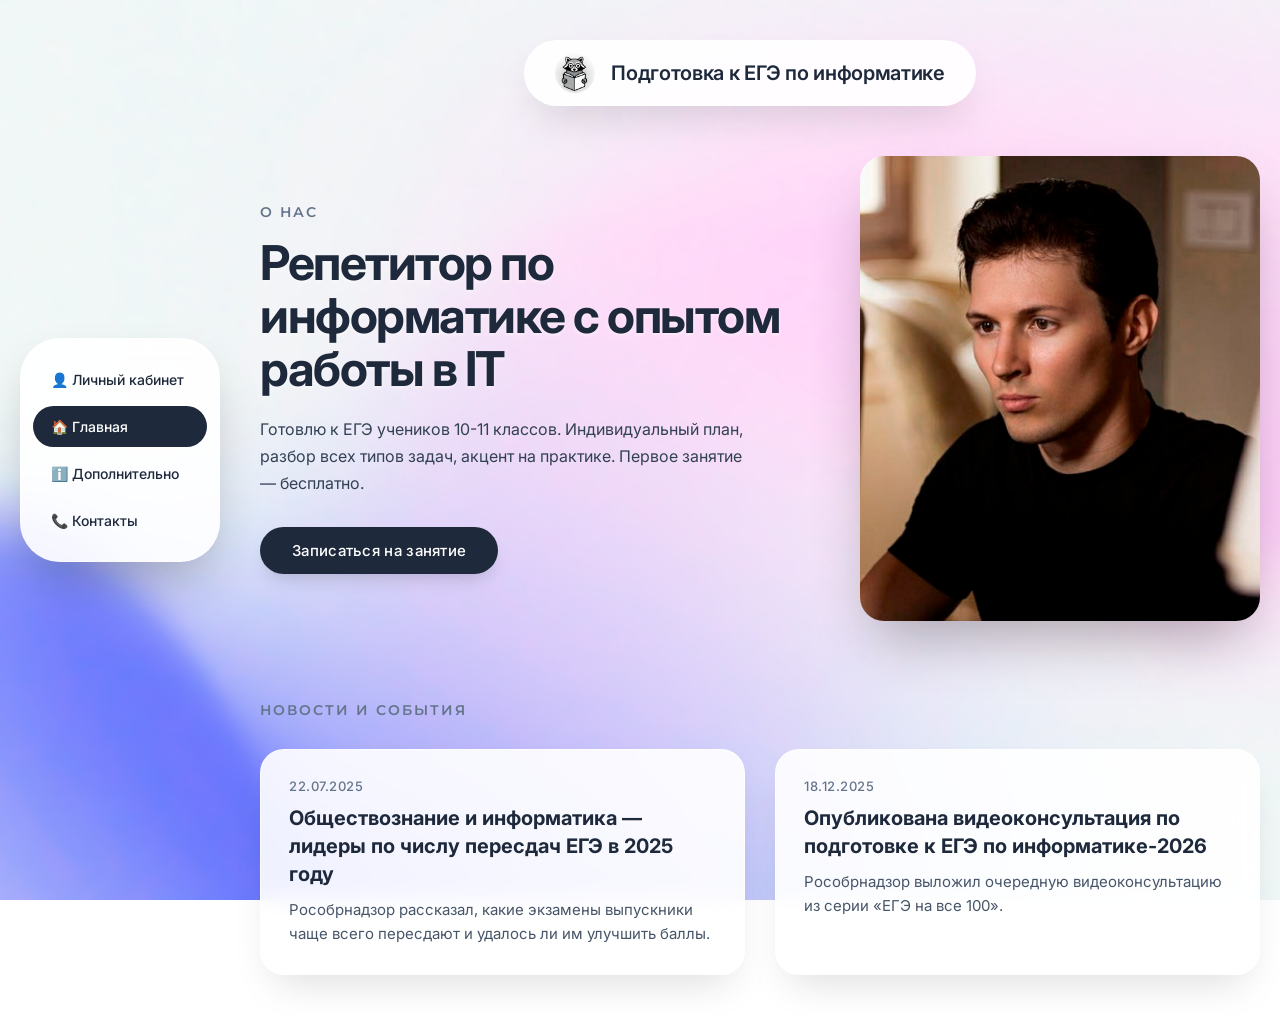
<file: index.html>
<html lang="ru">
<head>
    <meta charset="UTF-8">
    <meta name="viewport" content="width=device-width, initial-scale=1.0">
    <title>Подготовка к ЕГЭ по информатике</title>
    <link rel="stylesheet" href="/style.css">
    <link href="https://fonts.googleapis.com/css2?family=Inter:wght@400;500;600;700&family=Montserrat:wght@600&display=swap" rel="stylesheet">
</head>
<body>    
    <div class="sidebar">
        <ul>
            <li><a href="lk_prew.html">👤 Личный кабинет</a></li>
            <li><a href="index.html" class="active">🏠 Главная</a></li>
            <li><a href="info.html">ℹ️ Дополнительно</a></li>
            <li><a href="contacts.html">📞 Контакты</a></li>
        </ul>
    </div>
    
    <div class="head-block">
        <div class="logo" id="logoContainer">
            <img src="logo.png" alt="Логотип" onerror="this.src='data:image/svg+xml;utf8,<svg xmlns=\'http://www.w3.org/2000/svg\' width=\'40\' height=\'40\' viewBox=\'0 0 24 24\'><circle cx=\'12\' cy=\'12\' r=\'12\' fill=\'%231e293b\'/><text x=\'6\' y=\'18\' font-family=\'Inter\' font-size=\'14\' fill=\'white\'>ЕГЭ</text></svg>'">
        </div>
        <h1>Подготовка к ЕГЭ по информатике</h1>
    </div>
    
    <div id="about">
        <div class="about-content">
            <h2>О НАС</h2>
            <h3>Репетитор по информатике с опытом работы в IT</h3>
            <p>Готовлю к ЕГЭ учеников 10-11 классов. Индивидуальный план, разбор всех типов задач, акцент на практике. Первое занятие — бесплатно.</p>
            <a href="contacts.html" class="btn">Записаться на занятие</a>
        </div>
        <div class="about-photo">
            <div class="photo">
                <img src="ppl.png" alt="Команда" onerror="this.src='data:image/svg+xml;utf8,<svg width=\'400\' height=\'300\' xmlns=\'http://www.w3.org/2000/svg\'><rect width=\'400\' height=\'300\' fill=\'%23e2e8f0\'/><text x=\'50%\' y=\'50%\' font-family=\'Inter\' font-size=\'20\' fill=\'%23475669\' text-anchor=\'middle\' dy=\'.3em\'>Фото</text></svg>'">
            </div>
        </div>
    </div>
    
    <div id="news">
        <div class="text">
            <h2>НОВОСТИ И СОБЫТИЯ</h2>
        </div>
        <div class="news-grid">
            <div class="news-card">
                <span class="news-date">22.07.2025</span>
                <h3 class="news-title">Обществознание и информатика — лидеры по числу пересдач ЕГЭ в 2025 году</h3>
                <p class="news-excerpt">Рособрнадзор рассказал, какие экзамены выпускники чаще всего пересдают и удалось ли им улучшить баллы.</p>
            </div>
            
            <div class="news-card">
                <span class="news-date">18.12.2025</span>
                <h3 class="news-title">Опубликована видеоконсультация по подготовке к ЕГЭ по информатике-2026</h3>
                <p class="news-excerpt">Рособрнадзор выложил очередную видеоконсультацию из серии «ЕГЭ на все 100».</p>
            </div>
        </div>
    </div>
</body>
</html>
</file>
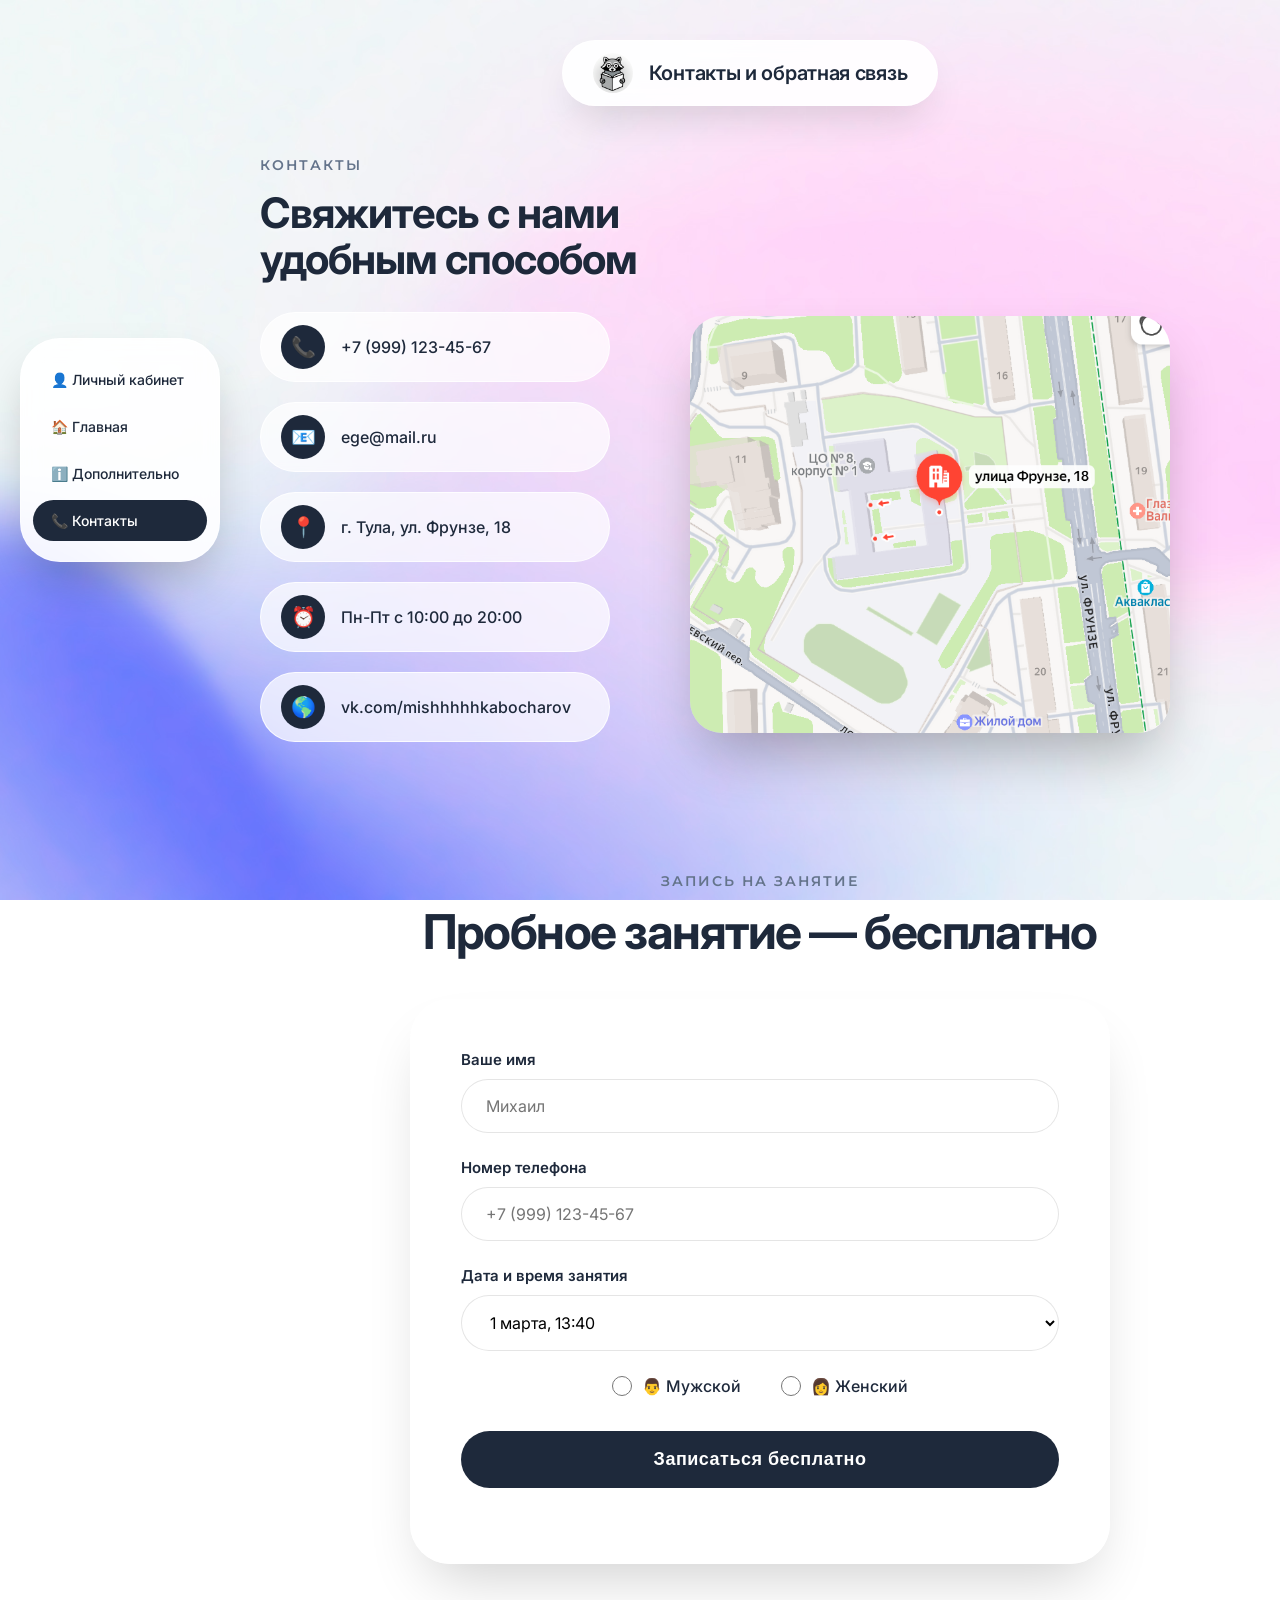
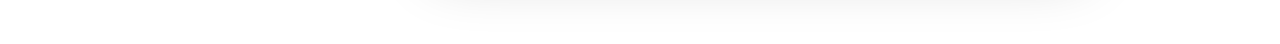
<file: contacts.html>
<!DOCTYPE html>
<html lang="ru">
<head>
    <meta charset="UTF-8">
    <meta name="viewport" content="width=device-width, initial-scale=1.0">
    <title>Контакты — Подготовка к ЕГЭ по информатике</title>
    <link rel="stylesheet" href="/style.css">
    <link href="https://fonts.googleapis.com/css2?family=Inter:wght@400;500;600;700&family=Montserrat:wght@600&display=swap" rel="stylesheet">
    <style>
        /* Дополнительные стили для страницы контактов */
        #contacts {
            margin-top: 30px;
            margin-left: 240px;
            width: 1000px;
            max-width: calc(100% - 240px);
            scroll-margin-top: 30px;
            padding: 20px 0 40px 0;
            display: flex;
            gap: 40px;
            align-items: flex-start;
        }
        
        .contacts-content {
            flex: 1;
        }
        
        .contacts-content h2 {
            font-family: 'Montserrat', 'Inter', sans-serif;
            font-size: 14px;
            font-weight: 600;
            letter-spacing: 2px;
            text-transform: uppercase;
            color: #64748b;
            margin-bottom: 16px;
        }
        
        .contacts-content h3 {
            margin: 0 0 30px 0;
            font-size: 42px;
            font-weight: 700;
            color: #1e293b;
            letter-spacing: -1px;
            line-height: 1.1;
            text-shadow: 0 2px 4px rgba(255,255,255,0.5);
        }
        
        .contact-items {
            margin: 30px 0;
        }
        
        .contact-item {
            display: flex;
            align-items: center;
            gap: 16px;
            margin: 20px 0;
            background: rgba(255, 255, 255, 0.7);
            backdrop-filter: blur(5px);
            -webkit-backdrop-filter: blur(5px);
            padding: 12px 20px;
            border-radius: 60px;
            border: 1px solid rgba(255, 255, 255, 0.8);
            max-width: 350px;
            transition: transform 0.2s ease;
        }
        
        .contact-item:hover {
            transform: translateX(5px);
            background: rgba(255, 255, 255, 0.9);
        }
        
        .contact-icon {
            width: 44px;
            height: 44px;
            background: #1e293b;
            border-radius: 22px;
            display: flex;
            align-items: center;
            justify-content: center;
            color: white;
            font-size: 20px;
            flex-shrink: 0;
        }
        
        .contact-item p {
            margin: 0;
            font-size: 16px;
            font-weight: 500;
            color: #1e293b;
        }
        
        .contacts-photo {
            flex: 1;
            max-width: 500px;
            position: relative;
            left: -90px;
            top: 160px;
        }
        
        .contacts-photo .photo {
            width: 100%;
            border-radius: 32px;
            overflow: hidden;
            box-shadow: 0 30px 60px -15px rgba(0, 0, 0, 0.3);
        }
        
        #booking {
            margin-top: 0;
            margin-left: 240px;
            width: 1000px;
            max-width: calc(100% - 240px);
            scroll-margin-top: 30px;
            padding: 60px 0;
            display: flex;
            justify-content: center;
        }
        
        #booking .text {
            text-align: center;
            max-width: 700px;
            width: 100%;
        }
        
        #booking .text h2 {
            font-family: 'Montserrat', 'Inter', sans-serif;
            font-size: 14px;
            font-weight: 600;
            letter-spacing: 2px;
            text-transform: uppercase;
            color: #64748b;
            margin-bottom: 16px;
        }
        
        #booking .text h3 {
            margin: 0 0 40px 0;
            font-size: 48px;
            font-weight: 700;
            color: #1e293b;
            letter-spacing: -1.5px;
            line-height: 1.1;
        }
        
        form {
            background: rgba(255, 255, 255, 0.7);
            backdrop-filter: blur(10px);
            -webkit-backdrop-filter: blur(10px);
            border-radius: 40px;
            padding: 50px;
            border: 1px solid rgba(255, 255, 255, 0.8);
            width: 100%;
            box-shadow: 0 30px 60px -20px rgba(0, 0, 0, 0.2);
            margin: 0 auto;
        }
        
        form p {
            margin: 0 0 25px 0;
        }
        
        form label {
            display: block;
            margin-bottom: 10px;
            font-weight: 600;
            color: #1e293b;
            font-size: 15px;
            text-align: left;
        }
        
        input[type="text"],
        input[type="email"],
        select {
            width: 100%;
            padding: 16px 24px;
            border: 1px solid rgba(0, 0, 0, 0.1);
            border-radius: 60px;
            font-size: 16px;
            outline: none;
            background: white;
            transition: all 0.2s ease;
            font-family: inherit;
        }
        
        input[type="text"]:focus,
        input[type="email"]:focus,
        select:focus {
            border-color: #1e293b;
            box-shadow: 0 0 0 4px rgba(30, 41, 59, 0.1);
        }
        
        input[type="radio"] {
            margin-right: 10px;
            width: 20px;
            height: 20px;
            accent-color: #1e293b;
        }
        
        .radio-group {
            display: flex;
            gap: 40px;
            margin: 25px 0 15px 0;
            justify-content: center;
        }
        
        .radio-group label {
            display: flex;
            align-items: center;
            margin: 0;
            font-weight: 500;
            font-size: 16px;
            cursor: pointer;
        }
        
        input[type="submit"] {
            background: #1e293b;
            color: white;
            border: none;
            padding: 18px 48px;
            border-radius: 60px;
            font-size: 18px;
            font-weight: 600;
            cursor: pointer;
            transition: all 0.2s ease;
            width: 100%;
            margin-top: 20px;
            letter-spacing: 0.5px;
        }
        
        input[type="submit"]:hover {
            background: #0f172a;
            transform: translateY(-2px);
            box-shadow: 0 20px 40px -10px rgba(0, 0, 0, 0.3);
        }
        
        .error-message {
            color: #dc2626;
            font-size: 14px;
            margin-top: 8px;
            margin-left: 20px;
            display: none;
            text-align: left;
        }
        
        .error-message.show {
            display: block;
        }
        
        input.error, select.error {
            border-color: #dc2626;
            background-color: #fef2f2;
        }
        
        @media (max-width: 1024px) {
            #contacts, #booking {
                margin: 20px auto;
                width: 90%;
                max-width: 90%;
            }
            
            #contacts {
                flex-direction: column;
                gap: 20px;
            }
            
            .contacts-content h3 {
                font-size: 36px;
            }
            
            .contact-item {
                max-width: 100%;
            }
            
            .contacts-photo {
                max-width: 100%;
                left: 0;
                top: 0;
            }
            
            #booking .text h3 {
                font-size: 40px;
            }
            
            form {
                padding: 40px;
            }
        }
        
        @media (max-width: 768px) {
            .contacts-content h3 {
                font-size: 32px;
            }
            
            #booking .text h3 {
                font-size: 36px;
            }
            
            .radio-group {
                flex-direction: column;
                gap: 15px;
                align-items: flex-start;
                padding-left: 20px;
            }
            
            .contact-item {
                padding: 10px 16px;
            }
            
            .contact-icon {
                width: 40px;
                height: 40px;
                font-size: 18px;
            }
            
            .contact-item p {
                font-size: 14px;
            }
            
            form {
                padding: 30px;
            }
            
            input[type="submit"] {
                padding: 16px 40px;
                font-size: 16px;
            }
        }
        
        @media (max-width: 480px) {
            form {
                padding: 25px;
            }
            
            .contacts-content h3 {
                font-size: 28px;
            }
            
            #booking .text h3 {
                font-size: 32px;
            }
            
            input[type="text"],
            input[type="email"],
            select {
                padding: 14px 20px;
                font-size: 15px;
            }
            
            .radio-group {
                gap: 12px;
                padding-left: 10px;
            }
        }
    </style>
</head>
<body>    
    <div class="sidebar">
        <ul>
            <li><a href="lk_prew.html">👤 Личный кабинет</a></li>
            <li><a href="index.html">🏠 Главная</a></li>
            <li><a href="info.html">ℹ️ Дополнительно</a></li>
            <li><a href="contacts.html" class="active">📞 Контакты</a></li>
        </ul>
    </div>
    
    <div class="head-block">
        <div class="logo" id="logoContainer">
            <img src="logo.png" alt="Логотип" onerror="this.src='data:image/svg+xml;utf8,<svg xmlns=\'http://www.w3.org/2000/svg\' width=\'40\' height=\'40\' viewBox=\'0 0 24 24\'><circle cx=\'12\' cy=\'12\' r=\'12\' fill=\'%231e293b\'/><text x=\'6\' y=\'18\' font-family=\'Inter\' font-size=\'14\' fill=\'white\'>ЕГЭ</text></svg>'">
        </div>
        <h1>Контакты и обратная связь</h1>
    </div>
    
    <div id="contacts">
        <div class="contacts-content">
            <h2>КОНТАКТЫ</h2>
            <h3>Свяжитесь с нами удобным способом</h3>
            
            <div class="contact-items">
                <div class="contact-item">
                    <span class="contact-icon">📞</span>
                    <p>+7 (999) 123-45-67</p>
                </div>
                <div class="contact-item">
                    <span class="contact-icon">📧</span>
                    <p>ege@mail.ru</p>
                </div>
                <div class="contact-item">
                    <span class="contact-icon">📍</span>
                    <p>г. Тула, ул. Фрунзе, 18</p>
                </div>
                <div class="contact-item">
                    <span class="contact-icon">⏰</span>
                    <p>Пн-Пт с 10:00 до 20:00</p>
                </div>
                <div class="contact-item">
                    <span class="contact-icon">🌎</span>
                    <p>vk.com/mishhhhhkabocharov</p>
                </div>
            </div>
        </div>
        
        <div class="contacts-photo">
            <div class="photo">
                <img src="map.png" alt="Карта" onerror="this.src='data:image/svg+xml;utf8,<svg width=\'400\' height=\'300\' xmlns=\'http://www.w3.org/2000/svg\'><rect width=\'400\' height=\'300\' fill=\'%23f1f5f9\'/><text x=\'50%\' y=\'50%\' font-family=\'Inter\' font-size=\'16\' fill=\'%23334155\' text-anchor=\'middle\'>ул. Фрунзе, 18</text></svg>'">
            </div>
        </div>
    </div>
    
    <div id="booking">
        <div class="text">
            <h2>ЗАПИСЬ НА ЗАНЯТИЕ</h2>
            <h3>Пробное занятие — бесплатно</h3>
            
            <form id="bookingForm" action="#" method="post" onsubmit="return validateForm()">
                <p>
                    <label>Ваше имя</label>
                    <input type="text" id="bookingName" placeholder="Михаил">
                    <div class="error-message" id="bookingNameError">Пожалуйста, введите имя</div>
                </p>
                
                <p>
                    <label>Номер телефона</label>
                    <input type="text" id="phone" placeholder="+7 (999) 123-45-67">
                    <div class="error-message" id="phoneError">Введите корректный номер телефона</div>
                </p>
                
                <p>
                    <label>Дата и время занятия</label>
                    <select name="city" id="city">
                        <option value="1" selected>1 марта, 13:40</option>
                        <option value="2">1 марта, 15:00</option>
                        <option value="3">2 марта, 13:40</option>
                        <option value="4">3 марта, 15:00</option>
                    </select>
                </p>
                
                <div class="radio-group">
                    <label>
                        <input type="radio" name="gender" value="male"> 👨 Мужской
                    </label>
                    <label>
                        <input type="radio" name="gender" value="female"> 👩 Женский
                    </label>
                </div>
                <div class="error-message" id="genderError">Пожалуйста, выберите пол</div>
                
                <p>
                    <input type="submit" value="Записаться бесплатно">
                </p>
            </form>
        </div>
    </div>

    <script>
        function validateForm() {
            let isValid = true;
            
            // Имя
            const nameInput = document.getElementById('bookingName');
            const nameError = document.getElementById('bookingNameError');
            if (nameInput.value.trim() === '') {
                nameInput.classList.add('error');
                nameError.classList.add('show');
                isValid = false;
            } else {
                nameInput.classList.remove('error');
                nameError.classList.remove('show');
            }
            
            // Телефон
            const phoneInput = document.getElementById('phone');
            const phoneError = document.getElementById('phoneError');
            const phoneRegex = /^\+7\s?\(?\d{3}\)?\s?\d{3}\s?-?\d{2}\s?-?\d{2}$/;
            if (phoneInput.value.trim() === '' || !phoneRegex.test(phoneInput.value.trim())) {
                phoneInput.classList.add('error');
                phoneError.classList.add('show');
                isValid = false;
            } else {
                phoneInput.classList.remove('error');
                phoneError.classList.remove('show');
            }
            
            // Пол
            const genderMale = document.querySelector('input[name="gender"][value="male"]');
            const genderFemale = document.querySelector('input[name="gender"][value="female"]');
            const genderError = document.getElementById('genderError');
            if (!genderMale.checked && !genderFemale.checked) {
                genderError.classList.add('show');
                isValid = false;
            } else {
                genderError.classList.remove('show');
            }
            
            if (isValid) {
                alert('✅ Вы успешно записаны на пробное занятие! Мы свяжемся с вами для подтверждения.');
                // Здесь можно добавить реальную отправку формы
                // document.getElementById('bookingForm').submit();
            }
            
            return false; // Отключаем реальную отправку для демонстрации
        }
    </script>
</body>
</html>
</file>
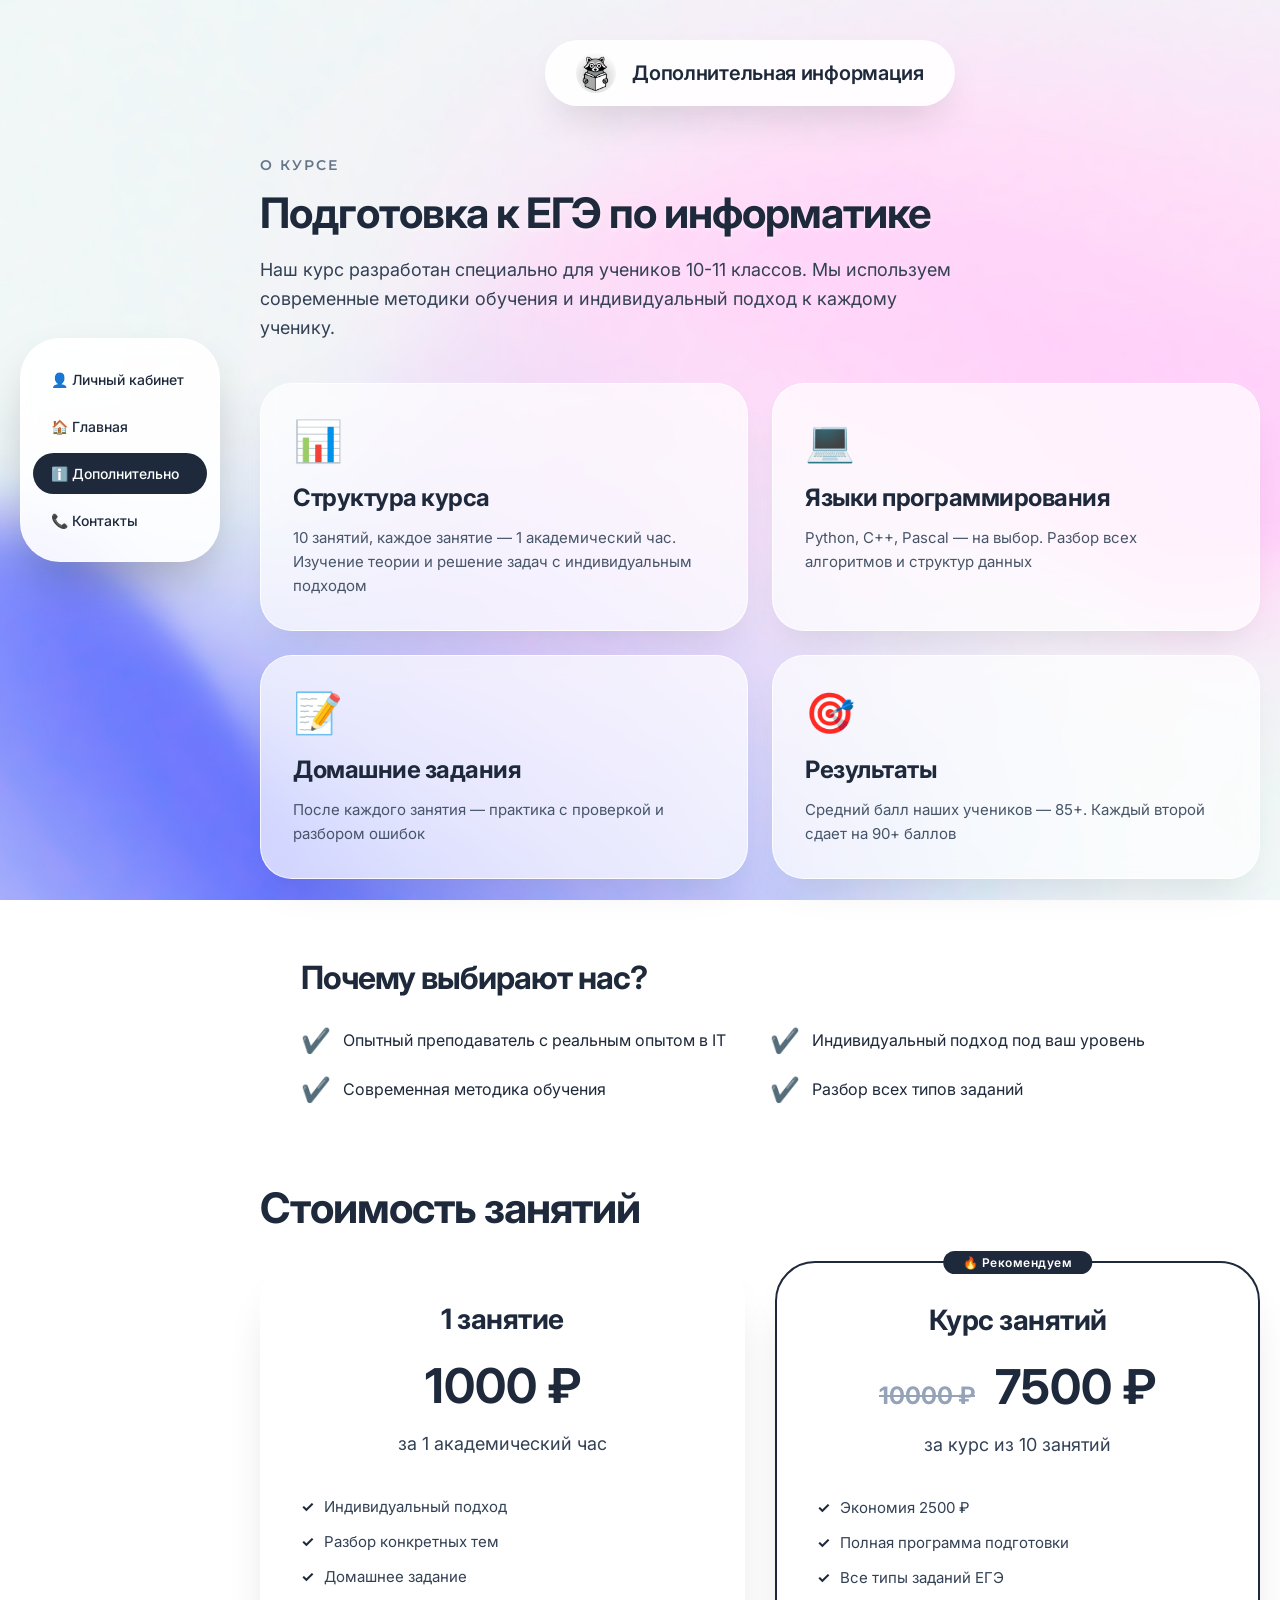
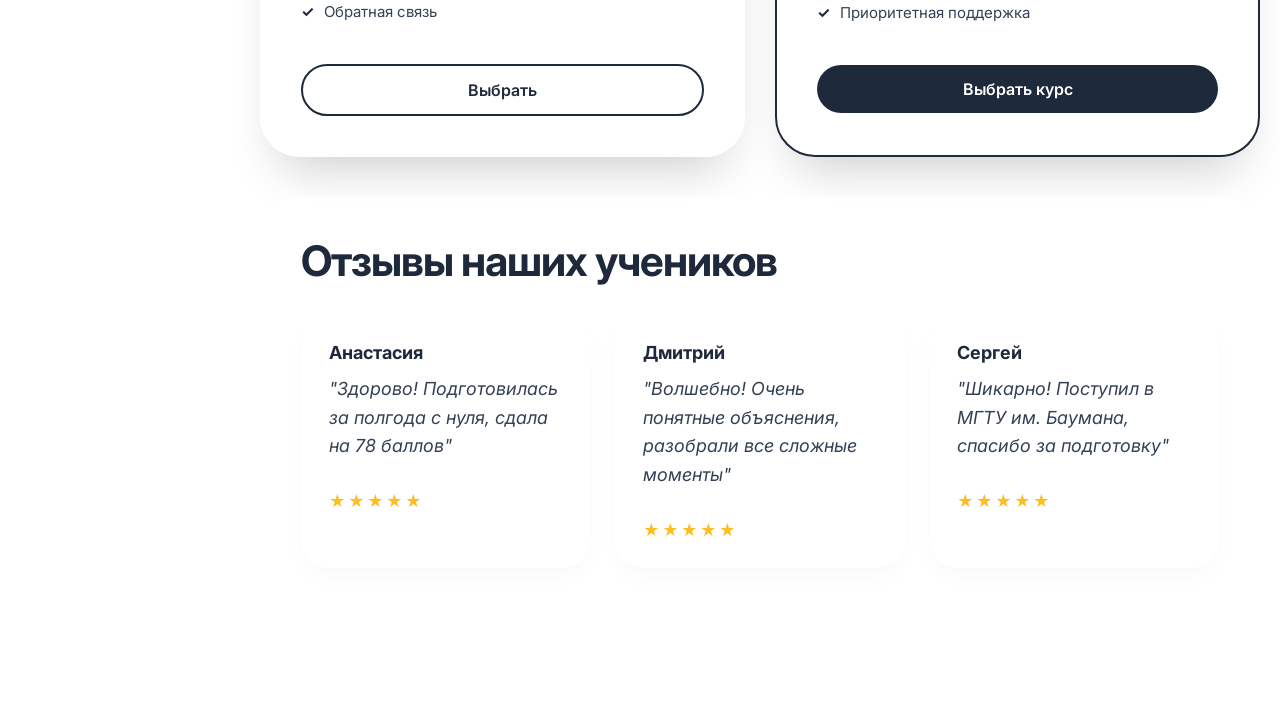
<file: info.html>
<!DOCTYPE html>
<html lang="ru">
<head>
    <meta charset="UTF-8">
    <meta name="viewport" content="width=device-width, initial-scale=1.0">
    <title>Дополнительно — Подготовка к ЕГЭ по информатике</title>
    <link rel="stylesheet" href="/style.css">
    <link href="https://fonts.googleapis.com/css2?family=Inter:wght@400;500;600;700&family=Montserrat:wght@600&display=swap" rel="stylesheet">
    <style>
        /* Дополнительные стили для страницы информации */
        #about-course {
            margin-top: 30px;
            margin-left: 240px;
            width: 1000px;
            max-width: calc(100% - 240px);
            scroll-margin-top: 30px;
            padding: 20px 0 40px 0;
        }
        
        #about-course .text h2 {
            font-family: 'Montserrat', 'Inter', sans-serif;
            font-size: 14px;
            font-weight: 600;
            letter-spacing: 2px;
            text-transform: uppercase;
            color: #64748b;
            margin-bottom: 16px;
        }
        
        #about-course .text h3 {
            margin: 0 0 20px 0;
            font-size: 42px;
            font-weight: 700;
            color: #1e293b;
            letter-spacing: -1px;
            line-height: 1.1;
            text-shadow: 0 2px 4px rgba(255,255,255,0.5);
        }
        
        #about-course .text p {
            margin: 0 0 30px 0;
            font-size: 18px;
            line-height: 1.6;
            color: #334155;
            max-width: 700px;
        }
        
        /* Сетка карточек */
        .info-grid {
            display: grid;
            grid-template-columns: repeat(2, 1fr);
            gap: 24px;
            margin: 40px 0;
        }
        
        .info-card {
            background: rgba(255, 255, 255, 0.7);
            backdrop-filter: blur(10px);
            -webkit-backdrop-filter: blur(10px);
            border-radius: 32px;
            padding: 32px;
            border: 1px solid rgba(255, 255, 255, 0.8);
            box-shadow: 0 20px 40px -15px rgba(0, 0, 0, 0.1);
            transition: transform 0.2s ease;
        }
        
        .info-card:hover {
            transform: translateY(-5px);
            background: rgba(255, 255, 255, 0.9);
        }
        
        .info-icon {
            font-size: 40px;
            margin-bottom: 20px;
            display: block;
        }
        
        .info-card h3 {
            font-size: 24px !important;
            font-weight: 700 !important;
            color: #1e293b !important;
            margin-bottom: 15px !important;
            letter-spacing: -0.5px !important;
            text-shadow: none !important;
        }
        
        .info-card p {
            font-size: 15px !important;
            color: #475569 !important;
            line-height: 1.6 !important;
            margin: 0 !important;
        }
        
        /* Секция преимуществ */
        .features-section {
            background: rgba(255, 255, 255, 0.7);
            backdrop-filter: blur(10px);
            -webkit-backdrop-filter: blur(10px);
            border-radius: 40px;
            padding: 40px;
            border: 1px solid rgba(255, 255, 255, 0.8);
            margin: 40px 0;
        }
        
        .features-section h3 {
            font-size: 32px !important;
            margin-bottom: 30px !important;
        }
        
        .features-list {
            display: grid;
            grid-template-columns: repeat(2, 1fr);
            gap: 20px;
        }
        
        .feature-item {
            display: flex;
            align-items: center;
            gap: 12px;
            font-size: 16px;
            color: #1e293b;
        }
        
        .feature-item span {
            font-size: 24px;
        }
        
        /* Секция отзывов */
        .reviews-section {
            background: rgba(255, 255, 255, 0.7);
            backdrop-filter: blur(10px);
            -webkit-backdrop-filter: blur(10px);
            border-radius: 40px;
            padding: 40px;
            border: 1px solid rgba(255, 255, 255, 0.8);
            margin: 40px 0;
        }
        
        .reviews-grid {
            display: grid;
            grid-template-columns: repeat(3, 1fr);
            gap: 24px;
            margin-top: 30px;
        }
        
        .review-card {
            background: white;
            border-radius: 28px;
            padding: 28px;
            box-shadow: 0 10px 30px -10px rgba(0, 0, 0, 0.05);
        }
        
        .review-author {
            font-weight: 700;
            font-size: 18px;
            color: #1e293b;
            margin-bottom: 12px;
            display: block;
        }
        
        .review-text {
            font-size: 15px;
            color: #475569;
            line-height: 1.6;
            margin: 0;
            font-style: italic;
        }
        
        .review-rating {
            color: #fbbf24;
            font-size: 16px;
            margin-top: 15px;
            letter-spacing: 2px;
        }
        
        /* Секция цен - два блока */
        .prices-section {
            margin: 40px 0;
        }
        
        .prices-grid {
            display: grid;
            grid-template-columns: repeat(2, 1fr);
            gap: 30px;
            margin-top: 30px;
        }
        
        .price-card {
            background: rgba(255, 255, 255, 0.7);
            backdrop-filter: blur(10px);
            -webkit-backdrop-filter: blur(10px);
            border-radius: 40px;
            padding: 40px;
            border: 1px solid rgba(255, 255, 255, 0.8);
            box-shadow: 0 30px 50px -20px rgba(0, 0, 0, 0.2);
            transition: all 0.3s ease;
            text-align: center;
        }
        
        .price-card:hover {
            transform: translateY(-8px);
            background: rgba(255, 255, 255, 0.95);
            box-shadow: 0 40px 60px -20px rgba(0, 0, 0, 0.3);
        }
        
        .price-card.popular {
            background: white;
            border: 2px solid #1e293b;
            position: relative;
        }
        
        .price-card.popular::before {
            content: "🔥 Рекомендуем";
            position: absolute;
            top: -12px;
            left: 50%;
            transform: translateX(-50%);
            background: #1e293b;
            color: white;
            padding: 4px 20px;
            border-radius: 40px;
            font-size: 12px;
            font-weight: 600;
            letter-spacing: 0.5px;
            white-space: nowrap;
        }
        
        .price-card h4 {
            font-size: 28px;
            font-weight: 700;
            color: #1e293b;
            margin-bottom: 20px;
            letter-spacing: -0.5px;
        }
        
        .price-value {
            font-size: 48px;
            font-weight: 700;
            color: #1e293b;
            margin-bottom: 15px;
        }
        
        .price-old {
            font-size: 24px;
            color: #94a3b8;
            text-decoration: line-through;
            margin-right: 10px;
        }
        
        .price-description {
            font-size: 16px;
            color: #64748b;
            margin-bottom: 25px;
        }
        
        .price-features {
            list-style: none;
            padding: 0;
            margin: 25px 0;
            text-align: left;
        }
        
        .price-features li {
            padding: 8px 0;
            color: #334155;
            display: flex;
            align-items: center;
            gap: 10px;
            font-size: 15px;
        }
        
        .price-features li::before {
            content: "✓";
            color: #1e293b;
            font-weight: 700;
        }
        
        .price-btn {
            display: inline-block;
            background: #1e293b;
            color: white;
            text-decoration: none;
            padding: 14px 32px;
            border-radius: 60px;
            font-weight: 600;
            font-size: 16px;
            transition: all 0.2s ease;
            border: none;
            cursor: pointer;
            width: 100%;
            margin-top: 10px;
        }
        
        .price-btn:hover {
            background: #0f172a;
            transform: translateY(-2px);
            box-shadow: 0 20px 30px -10px rgba(0, 0, 0, 0.3);
        }
        
        .price-btn.outline {
            background: transparent;
            color: #1e293b;
            border: 2px solid #1e293b;
        }
        
        .price-btn.outline:hover {
            background: #1e293b;
            color: white;
        }
        
        @media (max-width: 1024px) {
            #about-course {
                margin: 20px auto;
                width: 90%;
                max-width: 90%;
            }
            
            #about-course .text h3 {
                font-size: 36px;
            }
            
            .info-grid,
            .features-list,
            .reviews-grid,
            .prices-grid {
                grid-template-columns: 1fr;
                gap: 20px;
            }
            
            .price-card {
                padding: 30px;
            }
        }
        
        @media (max-width: 768px) {
            #about-course .text h3 {
                font-size: 32px;
            }
            
            .info-card h3 {
                font-size: 22px !important;
            }
            
            .features-section,
            .reviews-section {
                padding: 30px;
            }
            
            .price-value {
                font-size: 40px;
            }
            
            .price-card h4 {
                font-size: 24px;
            }
        }
        
        @media (max-width: 480px) {
            #about-course .text h3 {
                font-size: 28px;
            }
            
            .info-card {
                padding: 24px;
            }
            
            .features-section,
            .reviews-section {
                padding: 24px;
            }
            
            .price-card {
                padding: 24px;
            }
            
            .price-value {
                font-size: 36px;
            }
        }
    </style>
</head>
<body>    
    <div class="sidebar">
        <ul>
            <li><a href="lk_prew.html">👤 Личный кабинет</a></li>
            <li><a href="index.html">🏠 Главная</a></li>
            <li><a href="info.html" class="active">ℹ️ Дополнительно</a></li>
            <li><a href="contacts.html">📞 Контакты</a></li>
        </ul>
    </div>
    
    <div class="head-block">
        <div class="logo" id="logoContainer">
            <img src="logo.png" alt="Логотип" onerror="this.src='data:image/svg+xml;utf8,<svg xmlns=\'http://www.w3.org/2000/svg\' width=\'40\' height=\'40\' viewBox=\'0 0 24 24\'><circle cx=\'12\' cy=\'12\' r=\'12\' fill=\'%231e293b\'/><text x=\'6\' y=\'18\' font-family=\'Inter\' font-size=\'14\' fill=\'white\'>ЕГЭ</text></svg>'">
        </div>
        <h1>Дополнительная информация</h1>
    </div>
    
    <div id="about-course">
        <div class="text">
            <h2>О КУРСЕ</h2>
            <h3>Подготовка к ЕГЭ по информатике</h3>
            <p>Наш курс разработан специально для учеников 10-11 классов. Мы используем современные методики обучения и индивидуальный подход к каждому ученику.</p>
            
            <!-- Карточки с информацией -->
            <div class="info-grid">
                <div class="info-card">
                    <span class="info-icon">📊</span>
                    <h3>Структура курса</h3>
                    <p>10 занятий, каждое занятие — 1 академический час. Изучение теории и решение задач с индивидуальным подходом</p>
                </div>
                
                <div class="info-card">
                    <span class="info-icon">💻</span>
                    <h3>Языки программирования</h3>
                    <p>Python, C++, Pascal — на выбор. Разбор всех алгоритмов и структур данных</p>
                </div>
                
                <div class="info-card">
                    <span class="info-icon">📝</span>
                    <h3>Домашние задания</h3>
                    <p>После каждого занятия — практика с проверкой и разбором ошибок</p>
                </div>
                
                <div class="info-card">
                    <span class="info-icon">🎯</span>
                    <h3>Результаты</h3>
                    <p>Средний балл наших учеников — 85+. Каждый второй сдает на 90+ баллов</p>
                </div>
            </div>
            
            <!-- Преимущества -->
            <div class="features-section">
                <h3>Почему выбирают нас?</h3>
                <div class="features-list">
                    <div class="feature-item"><span>✔️</span> Опытный преподаватель с реальным опытом в IT</div>
                    <div class="feature-item"><span>✔️</span> Индивидуальный подход под ваш уровень</div>
                    <div class="feature-item"><span>✔️</span> Современная методика обучения</div>
                    <div class="feature-item"><span>✔️</span> Разбор всех типов заданий</div>
                </div>
            </div>
            
            <!-- Цены - два блока -->
            <div class="prices-section">
                <h3>Стоимость занятий</h3>
                <div class="prices-grid">
                    <!-- Первый блок: 1 занятие -->
                    <div class="price-card">
                        <h4>1 занятие</h4>
                        <div class="price-value">1000 ₽</div>
                        <p class="price-description">за 1 академический час</p>
                        <ul class="price-features">
                            <li>Индивидуальный подход</li>
                            <li>Разбор конкретных тем</li>
                            <li>Домашнее задание</li>
                            <li>Обратная связь</li>
                        </ul>
                        <a href="contacts.html" class="price-btn outline">Выбрать</a>
                    </div>
                    
                    <!-- Второй блок: Курс занятий (популярный) -->
                    <div class="price-card popular">
                        <h4>Курс занятий</h4>
                        <div class="price-value">
                            <span class="price-old">10000 ₽</span> 7500 ₽
                        </div>
                        <p class="price-description">за курс из 10 занятий</p>
                        <ul class="price-features">
                            <li>Экономия 2500 ₽</li>
                            <li>Полная программа подготовки</li>
                            <li>Все типы заданий ЕГЭ</li>
                            <li>Приоритетная поддержка</li>
                        </ul>
                        <a href="contacts.html" class="price-btn">Выбрать курс</a>
                    </div>
                </div>
            </div>
            
            <!-- Отзывы -->
            <div class="reviews-section">
                <h3>Отзывы наших учеников</h3>
                <div class="reviews-grid">
                    <div class="review-card">
                        <span class="review-author">Анастасия</span>
                        <p class="review-text">"Здорово! Подготовилась за полгода с нуля, сдала на 78 баллов"</p>
                        <div class="review-rating">★★★★★</div>
                    </div>
                    
                    <div class="review-card">
                        <span class="review-author">Дмитрий</span>
                        <p class="review-text">"Волшебно! Очень понятные объяснения, разобрали все сложные моменты"</p>
                        <div class="review-rating">★★★★★</div>
                    </div>
                    
                    <div class="review-card">
                        <span class="review-author">Сергей</span>
                        <p class="review-text">"Шикарно! Поступил в МГТУ им. Баумана, спасибо за подготовку"</p>
                        <div class="review-rating">★★★★★</div>
                    </div>
                </div>
            </div>
        </div>
    </div>
</body>
</html>
</file>
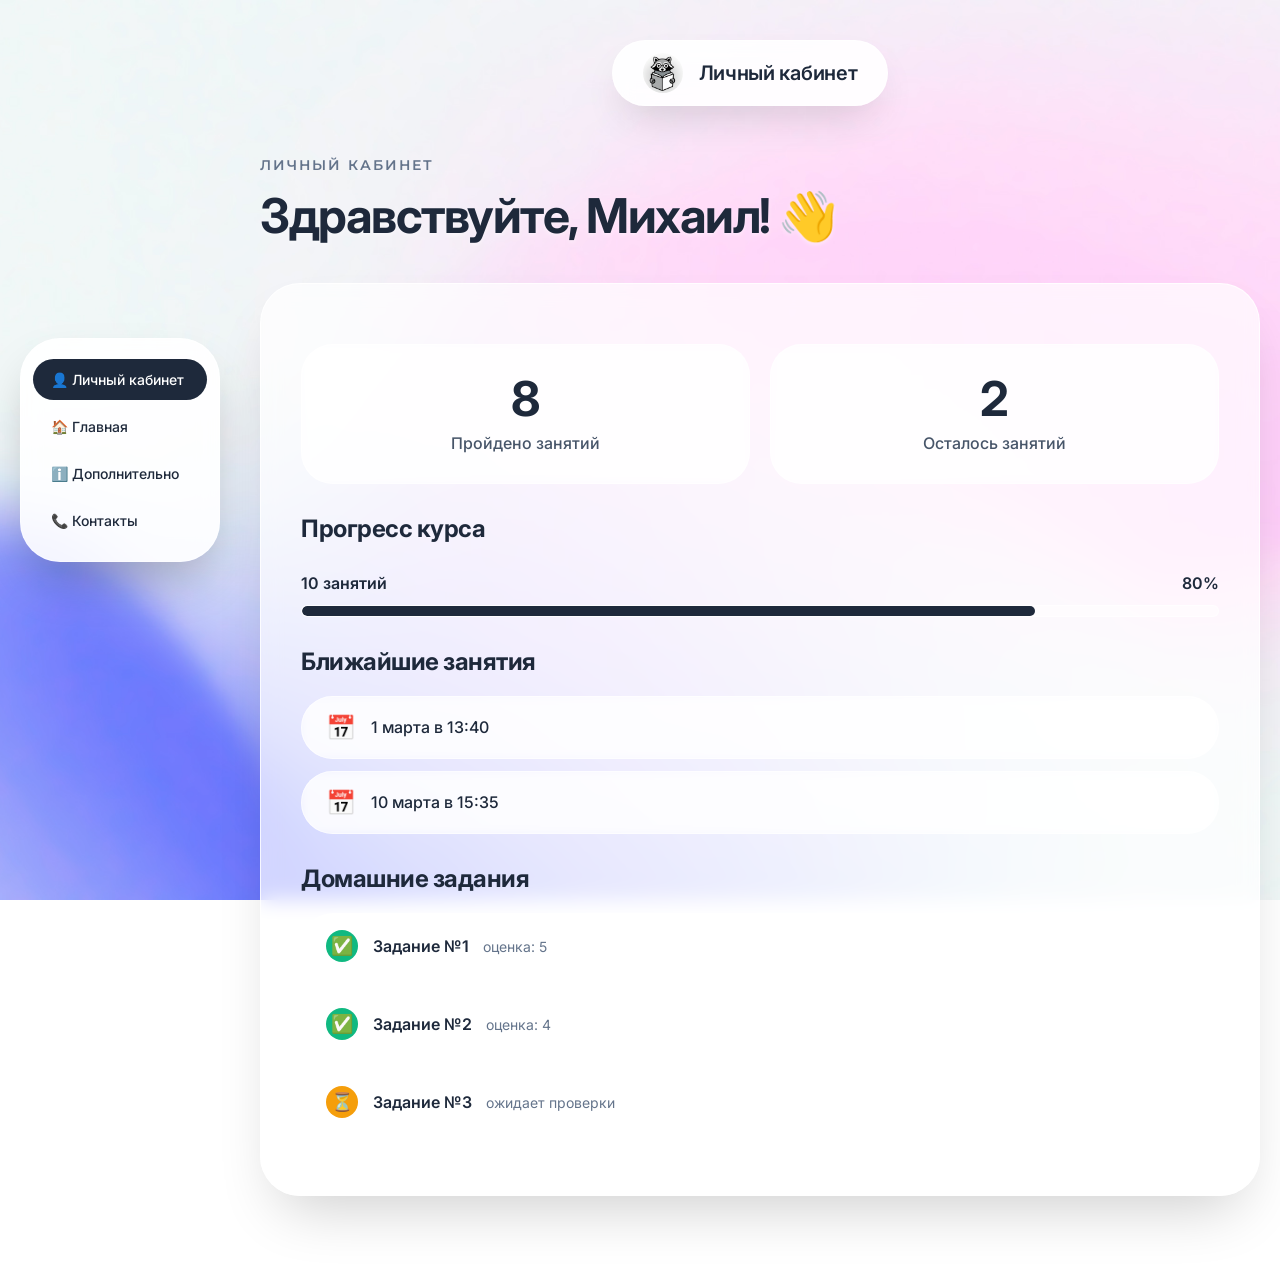
<file: lk.html>
<!DOCTYPE html>
<html lang="ru">
<head>
    <meta charset="UTF-8">
    <meta name="viewport" content="width=device-width, initial-scale=1.0">
    <title>Личный кабинет ученика — Подготовка к ЕГЭ по информатике</title>
    <link rel="stylesheet" href="/style.css">
    <link href="https://fonts.googleapis.com/css2?family=Inter:wght@400;500;600;700&family=Montserrat:wght@600&display=swap" rel="stylesheet">
    <style>
        /* Стили для личного кабинета */
        #student-cabinet {
            margin-top: 30px;
            margin-left: 240px;
            width: 1000px;
            max-width: calc(100% - 240px);
            scroll-margin-top: 30px;
            padding: 20px 0 40px 0;
        }
        
        .cabinet-header {
            margin-bottom: 40px;
        }
        
        .cabinet-header h2 {
            font-family: 'Montserrat', 'Inter', sans-serif;
            font-size: 14px;
            font-weight: 600;
            letter-spacing: 2px;
            text-transform: uppercase;
            color: #64748b;
            margin-bottom: 16px;
        }
        
        .cabinet-header h3 {
            margin: 0;
            font-size: 48px;
            font-weight: 700;
            color: #1e293b;
            letter-spacing: -1.5px;
            line-height: 1.1;
            text-shadow: 0 2px 4px rgba(255,255,255,0.5);
        }
        
        .welcome-message {
            font-size: 24px;
            font-weight: 600;
            color: #1e293b;
            margin-bottom: 10px;
        }
        
        .welcome-message span {
            background: rgba(255, 255, 255, 0.7);
            backdrop-filter: blur(5px);
            padding: 5px 15px;
            border-radius: 40px;
            display: inline-block;
        }
        
        /* Карточка профиля */
        .profile-card {
            background: rgba(255, 255, 255, 0.7);
            backdrop-filter: blur(10px);
            -webkit-backdrop-filter: blur(10px);
            border-radius: 40px;
            padding: 40px;
            border: 1px solid rgba(255, 255, 255, 0.8);
            box-shadow: 0 30px 60px -20px rgba(0, 0, 0, 0.2);
            margin-bottom: 30px;
        }
        
        .profile-card h3 {
            font-size: 24px;
            font-weight: 700;
            color: #1e293b;
            margin: 30px 0 20px 0;
            letter-spacing: -0.5px;
        }
        
        .profile-card h3:first-of-type {
            margin-top: 0;
        }
        
        /* Статистика */
        .stats-grid {
            display: grid;
            grid-template-columns: repeat(2, 1fr);
            gap: 20px;
            margin: 20px 0 30px 0;
        }
        
        .stat-item {
            background: rgba(255, 255, 255, 0.5);
            backdrop-filter: blur(5px);
            -webkit-backdrop-filter: blur(5px);
            border-radius: 32px;
            padding: 30px 20px;
            text-align: center;
            border: 1px solid rgba(255, 255, 255, 0.6);
            transition: transform 0.2s ease;
        }
        
        .stat-item:hover {
            transform: translateY(-5px);
            background: rgba(255, 255, 255, 0.8);
        }
        
        .stat-number {
            font-size: 48px;
            font-weight: 700;
            color: #1e293b;
            line-height: 1;
            margin-bottom: 10px;
        }
        
        .stat-label {
            color: #475569;
            font-size: 16px;
            font-weight: 500;
        }
        
        /* Прогресс */
        .progress-section {
            margin: 30px 0;
        }
        
        .progress-header {
            display: flex;
            justify-content: space-between;
            align-items: center;
            margin-bottom: 12px;
        }
        
        .progress-header span {
            font-weight: 600;
            color: #1e293b;
            font-size: 16px;
        }
        
        .progress-bar {
            width: 100%;
            height: 12px;
            background: rgba(255, 255, 255, 0.5);
            border-radius: 20px;
            overflow: hidden;
            border: 1px solid rgba(255, 255, 255, 0.6);
        }
        
        .progress-fill {
            height: 100%;
            background: #1e293b;
            border-radius: 20px;
            width: 80%;
            transition: width 0.3s ease;
        }
        
        /* Список занятий */
        .schedule-list {
            display: flex;
            flex-direction: column;
            gap: 12px;
            margin: 20px 0;
        }
        
        .schedule-item {
            background: rgba(255, 255, 255, 0.5);
            backdrop-filter: blur(5px);
            -webkit-backdrop-filter: blur(5px);
            border-radius: 60px;
            padding: 16px 24px;
            display: flex;
            align-items: center;
            gap: 15px;
            border: 1px solid rgba(255, 255, 255, 0.6);
            font-size: 16px;
            color: #1e293b;
            font-weight: 500;
        }
        
        .schedule-item span {
            font-size: 24px;
        }
        
        /* Домашние задания */
        .homework-list {
            display: flex;
            flex-direction: column;
            gap: 12px;
            margin: 20px 0;
        }
        
        .homework-item {
            background: rgba(255, 255, 255, 0.5);
            backdrop-filter: blur(5px);
            -webkit-backdrop-filter: blur(5px);
            border-radius: 60px;
            padding: 16px 24px;
            display: flex;
            align-items: center;
            gap: 15px;
            border: 1px solid rgba(255, 255, 255, 0.6);
            font-size: 16px;
            color: #1e293b;
        }
        
        .homework-status {
            width: 32px;
            height: 32px;
            border-radius: 50%;
            display: flex;
            align-items: center;
            justify-content: center;
            font-size: 18px;
        }
        
        .homework-status.done {
            background: #10b981;
            color: white;
        }
        
        .homework-status.pending {
            background: #f59e0b;
            color: white;
        }
        
        .homework-info {
            flex: 1;
        }
        
        .homework-title {
            font-weight: 600;
            color: #1e293b;
        }
        
        .homework-grade {
            font-size: 14px;
            color: #64748b;
            margin-left: 10px;
        }
        
        /* Адаптивность */
        @media (max-width: 1024px) {
            #student-cabinet {
                margin: 20px auto;
                width: 90%;
                max-width: 90%;
            }
            
            .cabinet-header h3 {
                font-size: 40px;
            }
            
            .profile-card {
                padding: 30px;
            }
        }
        
        @media (max-width: 768px) {
            .cabinet-header h3 {
                font-size: 36px;
            }
            
            .stats-grid {
                grid-template-columns: 1fr;
            }
            
            .stat-number {
                font-size: 40px;
            }
            
            .welcome-message {
                font-size: 20px;
            }
            
            .schedule-item, .homework-item {
                padding: 14px 20px;
                font-size: 15px;
            }
        }
        
        @media (max-width: 480px) {
            .cabinet-header h3 {
                font-size: 32px;
            }
            
            .profile-card {
                padding: 25px;
            }
            
            .profile-card h3 {
                font-size: 22px;
            }
            
            .stat-number {
                font-size: 36px;
            }
            
            .stat-label {
                font-size: 14px;
            }
        }
    </style>
</head>
<body>    
    <div class="sidebar">
        <ul>
            <li><a href="lk_prew.html" class="active">👤 Личный кабинет</a></li>
            <li><a href="index.html">🏠 Главная</a></li>
            <li><a href="info.html">ℹ️ Дополнительно</a></li>
            <li><a href="contacts.html">📞 Контакты</a></li>
        </ul>
    </div>
    
    <div class="head-block">
        <div class="logo" id="logoContainer">
            <img src="logo.png" alt="Логотип" onerror="this.src='data:image/svg+xml;utf8,<svg xmlns=\'http://www.w3.org/2000/svg\' width=\'40\' height=\'40\' viewBox=\'0 0 24 24\'><circle cx=\'12\' cy=\'12\' r=\'12\' fill=\'%231e293b\'/><text x=\'6\' y=\'18\' font-family=\'Inter\' font-size=\'14\' fill=\'white\'>ЕГЭ</text></svg>'">
        </div>
        <h1>Личный кабинет</h1>
    </div>
    
    <div id="student-cabinet">
        <div class="cabinet-header">
            <h2>ЛИЧНЫЙ КАБИНЕТ</h2>
            <h3>Здравствуйте, Михаил! 👋</h3>
        </div>
        
        <div class="profile-card">
            <div class="stats-grid">
                <div class="stat-item">
                    <div class="stat-number">8</div>
                    <div class="stat-label">Пройдено занятий</div>
                </div>
                <div class="stat-item">
                    <div class="stat-number">2</div>
                    <div class="stat-label">Осталось занятий</div>
                </div>
            </div>
            
            <h3>Прогресс курса</h3>
            <div class="progress-section">
                <div class="progress-header">
                    <span>10 занятий</span>
                    <span>80%</span>
                </div>
                <div class="progress-bar">
                    <div class="progress-fill" style="width: 80%;"></div>
                </div>
            </div>
            
            <h3>Ближайшие занятия</h3>
            <div class="schedule-list">
                <div class="schedule-item">
                    <span>📅</span>
                    1 марта в 13:40
                </div>
                <div class="schedule-item">
                    <span>📅</span>
                    10 марта в 15:35
                </div>
            </div>
            
            <h3>Домашние задания</h3>
            <div class="homework-list">
                <div class="homework-item">
                    <div class="homework-status done">✅</div>
                    <div class="homework-info">
                        <span class="homework-title">Задание №1</span>
                        <span class="homework-grade">оценка: 5</span>
                    </div>
                </div>
                
                <div class="homework-item">
                    <div class="homework-status done">✅</div>
                    <div class="homework-info">
                        <span class="homework-title">Задание №2</span>
                        <span class="homework-grade">оценка: 4</span>
                    </div>
                </div>
                
                <div class="homework-item">
                    <div class="homework-status pending">⏳</div>
                    <div class="homework-info">
                        <span class="homework-title">Задание №3</span>
                        <span class="homework-grade">ожидает проверки</span>
                    </div>
                </div>
            </div>
        </div>
    </div>
</body>
</html>
</file>
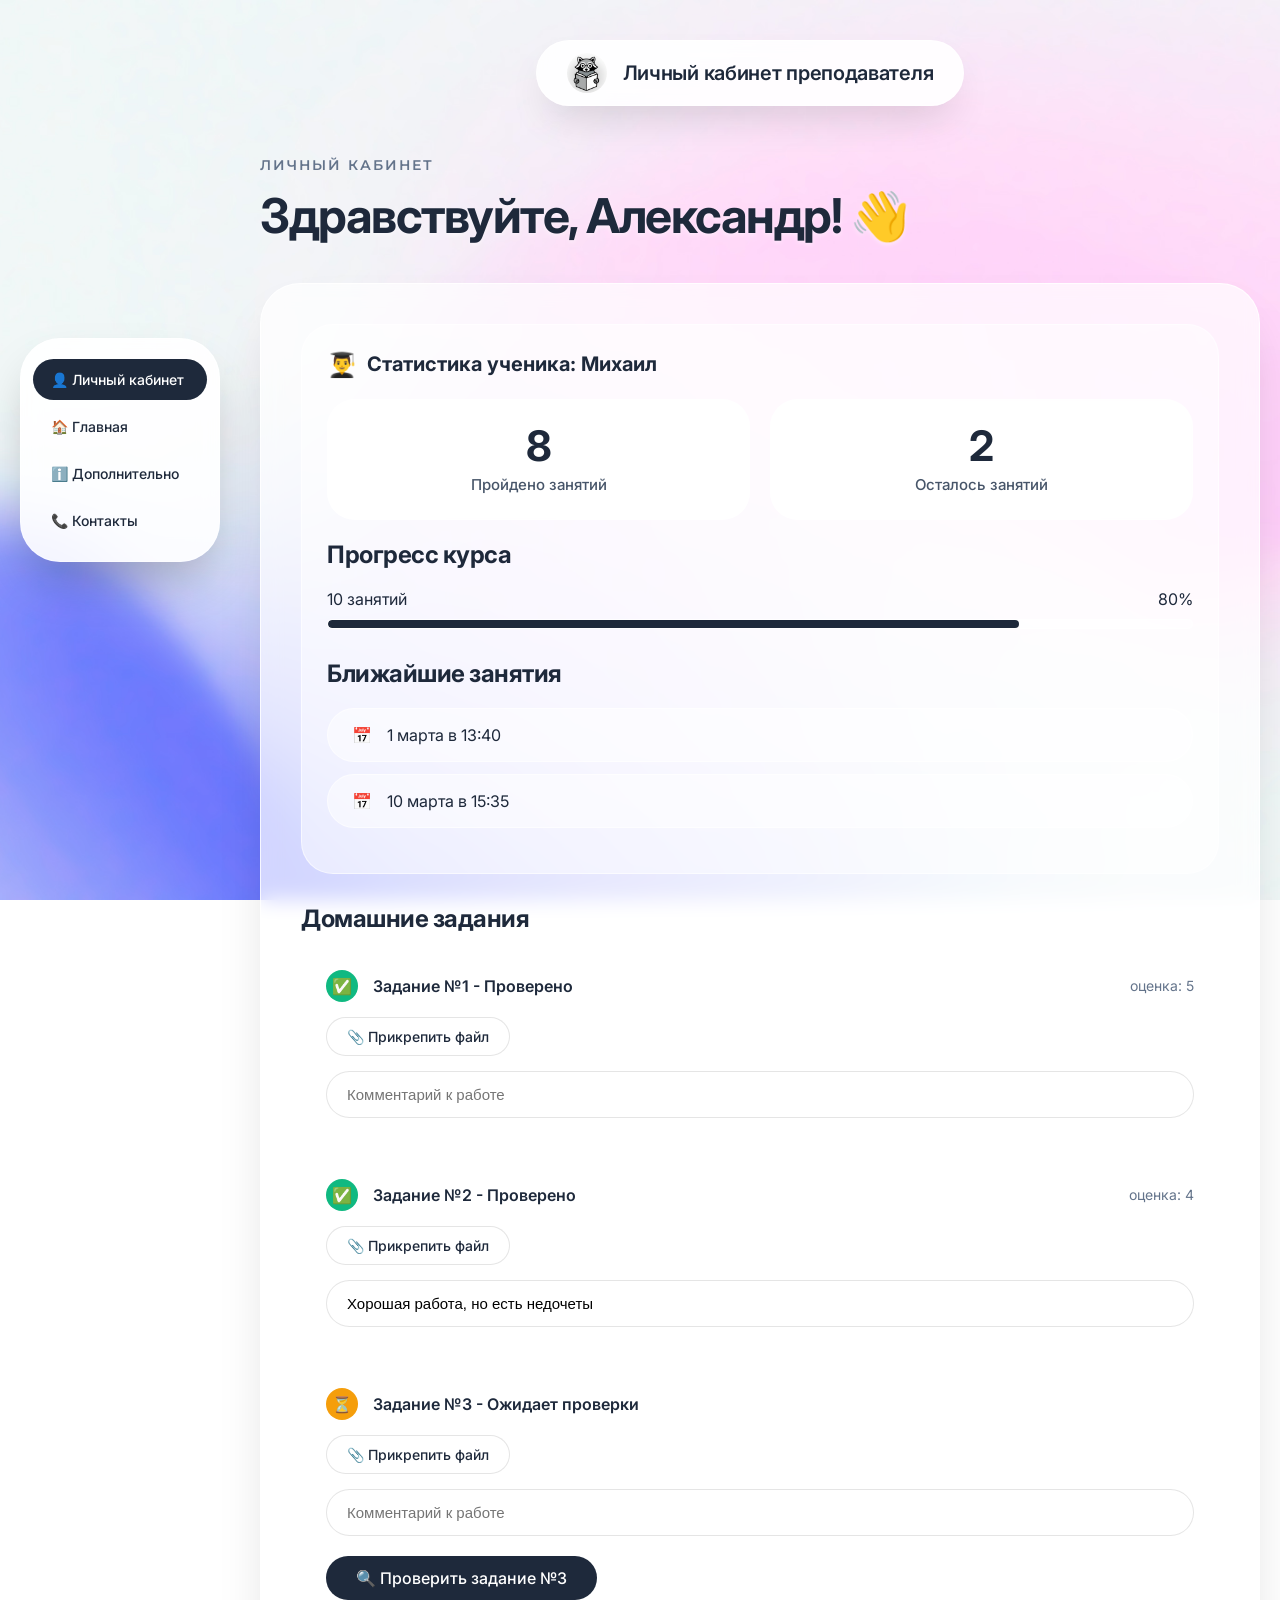
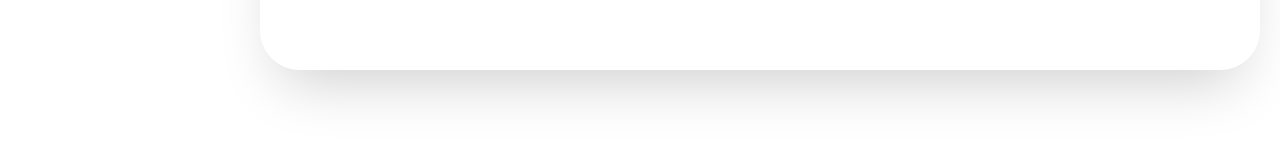
<file: lk_prepod.html>
<!DOCTYPE html>
<html lang="ru">
<head>
    <meta charset="UTF-8">
    <meta name="viewport" content="width=device-width, initial-scale=1.0">
    <title>Личный кабинет преподавателя — Подготовка к ЕГЭ по информатике</title>
    <link rel="stylesheet" href="/style.css">
    <link href="https://fonts.googleapis.com/css2?family=Inter:wght@400;500;600;700&family=Montserrat:wght@600&display=swap" rel="stylesheet">
    <style>
        /* Стили для личного кабинета преподавателя */
        #teacher-cabinet {
            margin-top: 30px;
            margin-left: 240px;
            width: 1000px;
            max-width: calc(100% - 240px);
            scroll-margin-top: 30px;
            padding: 20px 0 40px 0;
        }
        
        .cabinet-header {
            margin-bottom: 40px;
        }
        
        .cabinet-header h2 {
            font-family: 'Montserrat', 'Inter', sans-serif;
            font-size: 14px;
            font-weight: 600;
            letter-spacing: 2px;
            text-transform: uppercase;
            color: #64748b;
            margin-bottom: 16px;
        }
        
        .cabinet-header h3 {
            margin: 0;
            font-size: 48px;
            font-weight: 700;
            color: #1e293b;
            letter-spacing: -1.5px;
            line-height: 1.1;
            text-shadow: 0 2px 4px rgba(255,255,255,0.5);
        }
        
        .welcome-message {
            font-size: 24px;
            font-weight: 600;
            color: #1e293b;
            margin-bottom: 10px;
        }
        
        /* Карточка профиля */
        .profile-card {
            background: rgba(255, 255, 255, 0.7);
            backdrop-filter: blur(10px);
            -webkit-backdrop-filter: blur(10px);
            border-radius: 40px;
            padding: 40px;
            border: 1px solid rgba(255, 255, 255, 0.8);
            box-shadow: 0 30px 60px -20px rgba(0, 0, 0, 0.2);
            margin-bottom: 30px;
        }
        
        .profile-card h3 {
            font-size: 24px;
            font-weight: 700;
            color: #1e293b;
            margin: 30px 0 20px 0;
            letter-spacing: -0.5px;
        }
        
        .profile-card h3:first-of-type {
            margin-top: 0;
        }
        
        /* Студент-секция */
        .student-section {
            background: rgba(255, 255, 255, 0.5);
            border-radius: 32px;
            padding: 25px;
            margin-bottom: 30px;
            border: 1px solid rgba(255, 255, 255, 0.6);
        }
        
        .student-title {
            font-size: 20px;
            font-weight: 700;
            color: #1e293b;
            margin-bottom: 20px;
            display: flex;
            align-items: center;
            gap: 10px;
        }
        
        .student-title span {
            font-size: 24px;
        }
        
        /* Статистика */
        .stats-grid {
            display: grid;
            grid-template-columns: repeat(2, 1fr);
            gap: 20px;
            margin: 20px 0;
        }
        
        .stat-item {
            background: rgba(255, 255, 255, 0.7);
            backdrop-filter: blur(5px);
            -webkit-backdrop-filter: blur(5px);
            border-radius: 28px;
            padding: 25px;
            text-align: center;
            border: 1px solid rgba(255, 255, 255, 0.6);
        }
        
        .stat-number {
            font-size: 42px;
            font-weight: 700;
            color: #1e293b;
            line-height: 1;
            margin-bottom: 8px;
        }
        
        .stat-label {
            color: #475569;
            font-size: 15px;
            font-weight: 500;
        }
        
        /* Прогресс */
        .progress-section {
            margin: 20px 0 30px 0;
        }
        
        .progress-header {
            display: flex;
            justify-content: space-between;
            align-items: center;
            margin-bottom: 10px;
        }
        
        .progress-bar {
            width: 100%;
            height: 10px;
            background: rgba(255, 255, 255, 0.5);
            border-radius: 20px;
            overflow: hidden;
            border: 1px solid rgba(255, 255, 255, 0.6);
        }
        
        .progress-fill {
            height: 100%;
            background: #1e293b;
            border-radius: 20px;
            width: 80%;
        }
        
        /* Расписание */
        .schedule-list {
            display: flex;
            flex-direction: column;
            gap: 12px;
            margin: 20px 0;
        }
        
        .schedule-item {
            background: rgba(255, 255, 255, 0.5);
            border-radius: 60px;
            padding: 16px 24px;
            display: flex;
            align-items: center;
            gap: 15px;
            border: 1px solid rgba(255, 255, 255, 0.6);
        }
        
        /* Домашние задания */
        .homework-item {
            background: rgba(255, 255, 255, 0.5);
            border-radius: 60px;
            padding: 16px 24px;
            margin-bottom: 12px;
            border: 1px solid rgba(255, 255, 255, 0.6);
        }
        
        .homework-header {
            display: flex;
            align-items: center;
            gap: 15px;
            margin-bottom: 15px;
        }
        
        .homework-status {
            width: 32px;
            height: 32px;
            border-radius: 50%;
            display: flex;
            align-items: center;
            justify-content: center;
            font-weight: 700;
        }
        
        .homework-status.done {
            background: #10b981;
            color: white;
        }
        
        .homework-status.pending {
            background: #f59e0b;
            color: white;
        }
        
        .homework-title {
            font-weight: 600;
            color: #1e293b;
            flex: 1;
        }
        
        .homework-grade {
            color: #64748b;
            font-size: 14px;
        }
        
        /* Элементы формы */
        .file-input-group {
            display: flex;
            align-items: center;
            gap: 15px;
            margin: 15px 0;
            flex-wrap: wrap;
        }
        
        .file-label {
            background: white;
            padding: 10px 20px;
            border-radius: 60px;
            font-size: 14px;
            font-weight: 500;
            color: #1e293b;
            border: 1px solid rgba(0, 0, 0, 0.1);
            cursor: pointer;
            transition: all 0.2s ease;
        }
        
        .file-label:hover {
            background: #1e293b;
            color: white;
        }
        
        input[type="file"] {
            display: none;
        }
        
        .comment-input {
            display: flex;
            align-items: center;
            gap: 15px;
            margin: 15px 0;
        }
        
        .comment-input input {
            flex: 1;
            padding: 14px 20px;
            border: 1px solid rgba(0, 0, 0, 0.1);
            border-radius: 60px;
            font-size: 15px;
            outline: none;
            background: white;
        }
        
        .comment-input input:focus {
            border-color: #1e293b;
            box-shadow: 0 0 0 3px rgba(30, 41, 59, 0.1);
        }
        
        .check-btn {
            background: #1e293b;
            color: white;
            border: none;
            padding: 12px 30px;
            border-radius: 60px;
            font-weight: 500;
            cursor: pointer;
            transition: all 0.2s ease;
            text-decoration: none;
            display: inline-block;
        }
        
        .check-btn:hover {
            background: #0f172a;
            transform: translateY(-2px);
        }
        
        /* Адаптивность */
        @media (max-width: 1024px) {
            #teacher-cabinet {
                margin: 20px auto;
                width: 90%;
                max-width: 90%;
            }
            
            .cabinet-header h3 {
                font-size: 40px;
            }
            
            .profile-card {
                padding: 30px;
            }
        }
        
        @media (max-width: 768px) {
            .cabinet-header h3 {
                font-size: 36px;
            }
            
            .stats-grid {
                grid-template-columns: 1fr;
            }
            
            .stat-number {
                font-size: 36px;
            }
            
            .file-input-group {
                flex-direction: column;
                align-items: flex-start;
            }
            
            .comment-input {
                flex-direction: column;
            }
            
            .comment-input input {
                width: 100%;
            }
            
            .check-btn {
                width: 100%;
                text-align: center;
            }
        }
        
        @media (max-width: 480px) {
            .cabinet-header h3 {
                font-size: 32px;
            }
            
            .profile-card {
                padding: 25px;
            }
            
            .profile-card h3 {
                font-size: 22px;
            }
            
            .student-title {
                font-size: 18px;
            }
            
            .homework-header {
                flex-wrap: wrap;
            }
        }
    </style>
</head>
<body>    
    <div class="sidebar">
        <ul>
            <li><a href="lk_prew.html" class="active">👤 Личный кабинет</a></li>
            <li><a href="index.html">🏠 Главная</a></li>
            <li><a href="info.html">ℹ️ Дополнительно</a></li>
            <li><a href="contacts.html">📞 Контакты</a></li>
        </ul>
    </div>
    
    <div class="head-block">
        <div class="logo" id="logoContainer">
            <img src="logo.png" alt="Логотип" onerror="this.src='data:image/svg+xml;utf8,<svg xmlns=\'http://www.w3.org/2000/svg\' width=\'40\' height=\'40\' viewBox=\'0 0 24 24\'><circle cx=\'12\' cy=\'12\' r=\'12\' fill=\'%231e293b\'/><text x=\'6\' y=\'18\' font-family=\'Inter\' font-size=\'14\' fill=\'white\'>ЕГЭ</text></svg>'">
        </div>
        <h1>Личный кабинет преподавателя</h1>
    </div>
    
    <div id="teacher-cabinet">
        <div class="cabinet-header">
            <h2>ЛИЧНЫЙ КАБИНЕТ</h2>
            <h3>Здравствуйте, Александр! 👋</h3>
        </div>
        
        <div class="profile-card">
            <div class="student-section">
                <div class="student-title">
                    <span>👨‍🎓</span> Статистика ученика: Михаил
                </div>
                
                <div class="stats-grid">
                    <div class="stat-item">
                        <div class="stat-number">8</div>
                        <div class="stat-label">Пройдено занятий</div>
                    </div>
                    <div class="stat-item">
                        <div class="stat-number">2</div>
                        <div class="stat-label">Осталось занятий</div>
                    </div>
                </div>
                
                <h3>Прогресс курса</h3>
                <div class="progress-section">
                    <div class="progress-header">
                        <span>10 занятий</span>
                        <span>80%</span>
                    </div>
                    <div class="progress-bar">
                        <div class="progress-fill" style="width: 80%;"></div>
                    </div>
                </div>
                
                <h3>Ближайшие занятия</h3>
                <div class="schedule-list">
                    <div class="schedule-item">
                        <span>📅</span> 1 марта в 13:40
                    </div>
                    <div class="schedule-item">
                        <span>📅</span> 10 марта в 15:35
                    </div>
                </div>
            </div>
            
            <h3>Домашние задания</h3>
            
            <!-- Задание №1 -->
            <div class="homework-item">
                <div class="homework-header">
                    <div class="homework-status done">✅</div>
                    <span class="homework-title">Задание №1 - Проверено</span>
                    <span class="homework-grade">оценка: 5</span>
                </div>
                
                <div class="file-input-group">
                    <label class="file-label" for="file1">📎 Прикрепить файл</label>
                    <input type="file" id="file1">
                </div>
                
                <div class="comment-input">
                    <input type="text" placeholder="Комментарий к работе">
                </div>
            </div>
            
            <!-- Задание №2 -->
            <div class="homework-item">
                <div class="homework-header">
                    <div class="homework-status done">✅</div>
                    <span class="homework-title">Задание №2 - Проверено</span>
                    <span class="homework-grade">оценка: 4</span>
                </div>
                
                <div class="file-input-group">
                    <label class="file-label" for="file2">📎 Прикрепить файл</label>
                    <input type="file" id="file2">
                </div>
                
                <div class="comment-input">
                    <input type="text" placeholder="Комментарий к работе" value="Хорошая работа, но есть недочеты">
                </div>
            </div>
            
            <!-- Задание №3 -->
            <div class="homework-item">
                <div class="homework-header">
                    <div class="homework-status pending">⏳</div>
                    <span class="homework-title">Задание №3 - Ожидает проверки</span>
                </div>
                
                <div class="file-input-group">
                    <label class="file-label" for="file3">📎 Прикрепить файл</label>
                    <input type="file" id="file3">
                </div>
                
                <div class="comment-input">
                    <input type="text" placeholder="Комментарий к работе">
                </div>
                
                <div style="margin-top: 20px;">
                    <a href="dz.html" class="check-btn">🔍 Проверить задание №3</a>
                </div>
            </div>
        </div>
    </div>
</body>
</html>
</file>
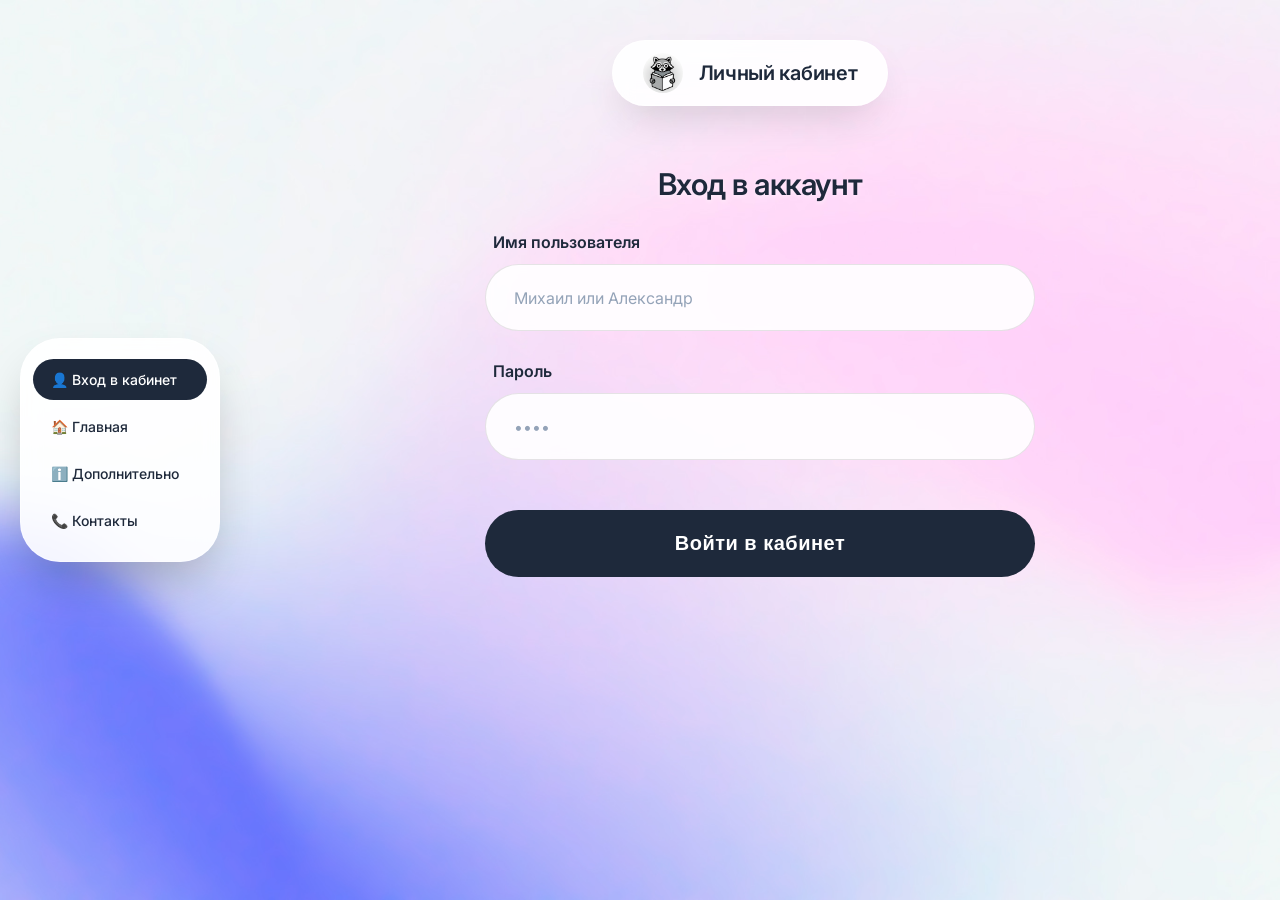
<file: lk_prew.html>
<!DOCTYPE html>
<html lang="ru">
<head>
    <meta charset="UTF-8">
    <meta name="viewport" content="width=device-width, initial-scale=1.0">
    <title>Вход в личный кабинет — Подготовка к ЕГЭ по информатике</title>
    <link rel="stylesheet" href="/style.css">
    <link href="https://fonts.googleapis.com/css2?family=Inter:wght@400;500;600;700&family=Montserrat:wght@600&display=swap" rel="stylesheet">
    <style>
        /* Стили для страницы входа */
        #login-section {
            margin-top: 20px;
            margin-left: 240px;
            width: 1000px;
            max-width: calc(100% - 240px);
            scroll-margin-top: 30px;
            padding: 40px 0;
            display: flex;
            justify-content: center;
        }
        
        .login-container {
            max-width: 550px;
            width: 100%;
        }
        
        .login-header {
            margin-bottom: 30px;
            text-align: center;
        }
        
        .login-header h3 {
            margin: 0;
            font-size: 30px;
            font-weight: 600;
            color: #1e293b;
            letter-spacing: -0.5px;
            line-height: 1.2;
            text-shadow: 0 2px 4px rgba(255,255,255,0.5);
        }
        
        .login-card {
            width: 100%;
        }
        
        .login-form {
            display: flex;
            flex-direction: column;
            gap: 30px;
        }
        
        .form-group {
            display: flex;
            flex-direction: column;
            gap: 12px;
        }
        
        .form-group label {
            font-weight: 600;
            color: #1e293b;
            font-size: 16px;
            margin-left: 8px;
        }
        
        .form-group input {
            padding: 22px 28px;
            border: 1px solid rgba(0, 0, 0, 0.1);
            border-radius: 60px;
            font-size: 18px;
            outline: none;
            background: rgba(255, 255, 255, 0.9);
            transition: all 0.2s ease;
            font-family: inherit;
            width: 100%;
            backdrop-filter: blur(5px);
            -webkit-backdrop-filter: blur(5px);
        }
        
        .form-group input:focus {
            border-color: #1e293b;
            box-shadow: 0 0 0 4px rgba(30, 41, 59, 0.1);
            background: white;
        }
        
        .form-group input::placeholder {
            color: #94a3b8;
            font-size: 16px;
        }
        
        .login-btn {
            background: #1e293b;
            color: white;
            border: none;
            padding: 22px 32px;
            border-radius: 60px;
            font-size: 20px;
            font-weight: 600;
            cursor: pointer;
            transition: all 0.2s ease;
            width: 100%;
            margin-top: 20px;
            letter-spacing: 0.5px;
        }
        
        .login-btn:hover {
            background: #0f172a;
            transform: translateY(-2px);
            box-shadow: 0 20px 30px -10px rgba(0, 0, 0, 0.3);
        }
        
        .error-message {
            color: #dc2626;
            text-align: center;
            margin-top: 15px;
            font-size: 15px;
            display: none;
            background: rgba(254, 202, 202, 0.5);
            padding: 15px;
            border-radius: 60px;
            backdrop-filter: blur(5px);
            -webkit-backdrop-filter: blur(5px);
            border: 1px solid rgba(220, 38, 38, 0.2);
        }
        
        .success-message {
            color: #059669;
            text-align: center;
            margin-top: 15px;
            font-size: 15px;
            display: none;
            background: rgba(167, 243, 208, 0.5);
            padding: 15px;
            border-radius: 60px;
            backdrop-filter: blur(5px);
            -webkit-backdrop-filter: blur(5px);
            border: 1px solid rgba(5, 150, 105, 0.2);
        }
        
        @media (max-width: 1024px) {
            #login-section {
                margin: 20px auto;
                width: 90%;
                max-width: 90%;
            }
            
            .login-header h3 {
                font-size: 22px;
            }
            
            .form-group input {
                padding: 20px 24px;
                font-size: 17px;
            }
            
            .login-btn {
                padding: 20px 28px;
                font-size: 18px;
            }
        }
        
        @media (max-width: 768px) {
            .login-header h3 {
                font-size: 20px;
            }
            
            .form-group input {
                padding: 18px 22px;
                font-size: 16px;
            }
            
            .login-btn {
                padding: 18px 24px;
                font-size: 17px;
            }
            
            .form-group label {
                font-size: 15px;
            }
        }
        
        @media (max-width: 480px) {
            .login-header h3 {
                font-size: 18px;
            }
            
            .form-group input {
                padding: 16px 20px;
            }
            
            .login-btn {
                padding: 16px 22px;
            }
        }
    </style>
</head>
<body>    
    <div class="sidebar">
        <ul>
            <li><a href="lk_prew.html" class="active">👤 Вход в кабинет</a></li>
            <li><a href="index.html">🏠 Главная</a></li>
            <li><a href="info.html">ℹ️ Дополнительно</a></li>
            <li><a href="contacts.html">📞 Контакты</a></li>
        </ul>
    </div>
    
    <div class="head-block">
        <div class="logo" id="logoContainer">
            <img src="logo.png" alt="Логотип" onerror="this.src='data:image/svg+xml;utf8,<svg xmlns=\'http://www.w3.org/2000/svg\' width=\'40\' height=\'40\' viewBox=\'0 0 24 24\'><circle cx=\'12\' cy=\'12\' r=\'12\' fill=\'%231e293b\'/><text x=\'6\' y=\'18\' font-family=\'Inter\' font-size=\'14\' fill=\'white\'>ЕГЭ</text></svg>'">
        </div>
        <h1>Личный кабинет</h1>
    </div>
    
    <div id="login-section">
        <div class="login-container">
            <div class="login-header">
                <h3>Вход в аккаунт</h3>
            </div>
            
            <div class="login-card">
                <div class="login-form">
                    <div class="form-group">
                        <label for="username">Имя пользователя</label>
                        <input type="text" id="username" placeholder="Михаил или Александр">
                    </div>
                    
                    <div class="form-group">
                        <label for="password">Пароль</label>
                        <input type="password" id="password" placeholder="••••">
                    </div>
                    
                    <button class="login-btn" onclick="login()">Войти в кабинет</button>
                    
                    <div class="error-message" id="errorMessage">Неверный логин или пароль. Попробуйте снова.</div>
                    <div class="success-message" id="successMessage">Успешный вход! Перенаправление...</div>
                </div>
            </div>
        </div>
    </div>
    
    <script>
        function login() {
            const username = document.getElementById('username').value.trim();
            const password = document.getElementById('password').value.trim();
            const errorMessage = document.getElementById('errorMessage');
            const successMessage = document.getElementById('successMessage');
            
            // Скрываем предыдущие сообщения
            errorMessage.style.display = 'none';
            successMessage.style.display = 'none';
            
            // Валидация
            if (username === '') {
                errorMessage.textContent = 'Пожалуйста, введите имя пользователя';
                errorMessage.style.display = 'block';
                return;
            }
            
            if (password === '') {
                errorMessage.textContent = 'Пожалуйста, введите пароль';
                errorMessage.style.display = 'block';
                return;
            }
            
            // Проверка учетных данных
            if (password === '1111' && username === 'Михаил') {
                // Ученик
                successMessage.textContent = '✅ Успешный вход! Перенаправление в кабинет ученика...';
                successMessage.style.display = 'block';
                
                localStorage.setItem('currentUser', JSON.stringify({
                    name: username,
                    role: 'student'
                }));
                
                setTimeout(() => {
                    window.location.href = 'lk.html';
                }, 1500);
                
            } else if (password === '0000' && username === 'Александр') {
                // Преподаватель
                successMessage.textContent = '✅ Успешный вход! Перенаправление в кабинет преподавателя...';
                successMessage.style.display = 'block';
                
                localStorage.setItem('currentUser', JSON.stringify({
                    name: username,
                    role: 'teacher'
                }));
               
                setTimeout(() => {
                    window.location.href = 'lk_prepod.html';
                }, 1500);
                
            } else {
                errorMessage.style.display = 'block';
            }
        }
        
        // Добавляем обработчик нажатия Enter
        document.addEventListener('keypress', function(e) {
            if (e.key === 'Enter') {
                login();
            }
        });
    </script>
</body>
</html>
</file>
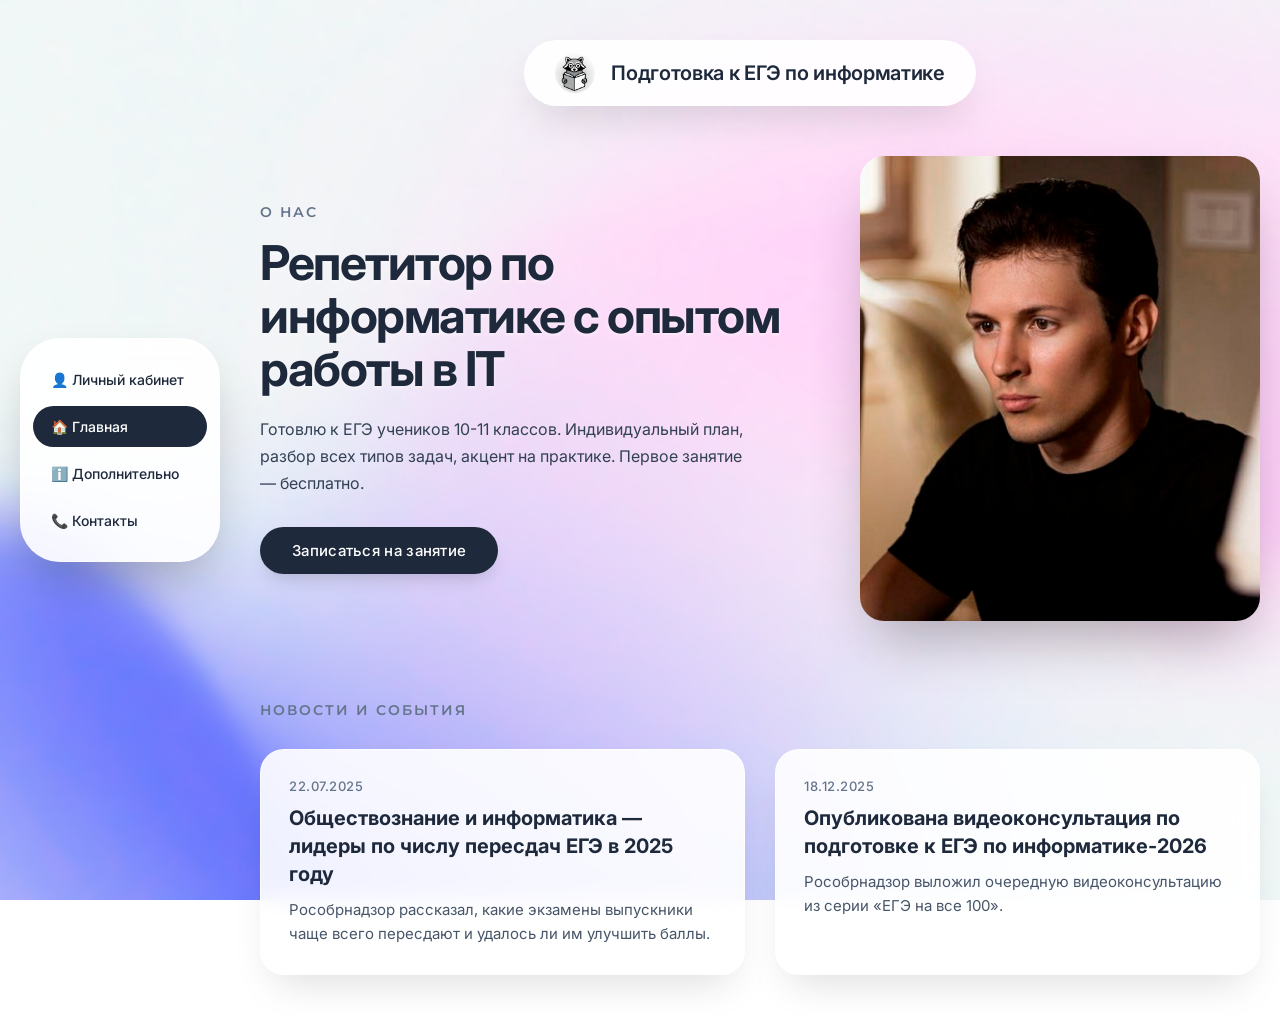
<file: main.html>
<html lang="ru">
<head>
    <meta charset="UTF-8">
    <meta name="viewport" content="width=device-width, initial-scale=1.0">
    <title>Подготовка к ЕГЭ по информатике</title>
    <link rel="stylesheet" href="/style.css">
    <link href="https://fonts.googleapis.com/css2?family=Inter:wght@400;500;600;700&family=Montserrat:wght@600&display=swap" rel="stylesheet">
</head>
<body>    
    <div class="sidebar">
        <ul>
            <li><a href="lk_prew.html">👤 Личный кабинет</a></li>
            <li><a href="main.html" class="active">🏠 Главная</a></li>
            <li><a href="info.html">ℹ️ Дополнительно</a></li>
            <li><a href="contacts.html">📞 Контакты</a></li>
        </ul>
    </div>
    
    <div class="head-block">
        <div class="logo" id="logoContainer">
            <img src="logo.png" alt="Логотип" onerror="this.src='data:image/svg+xml;utf8,<svg xmlns=\'http://www.w3.org/2000/svg\' width=\'40\' height=\'40\' viewBox=\'0 0 24 24\'><circle cx=\'12\' cy=\'12\' r=\'12\' fill=\'%231e293b\'/><text x=\'6\' y=\'18\' font-family=\'Inter\' font-size=\'14\' fill=\'white\'>ЕГЭ</text></svg>'">
        </div>
        <h1>Подготовка к ЕГЭ по информатике</h1>
    </div>
    
    <div id="about">
        <div class="about-content">
            <h2>О НАС</h2>
            <h3>Репетитор по информатике с опытом работы в IT</h3>
            <p>Готовлю к ЕГЭ учеников 10-11 классов. Индивидуальный план, разбор всех типов задач, акцент на практике. Первое занятие — бесплатно.</p>
            <a href="contacts.html" class="btn">Записаться на занятие</a>
        </div>
        <div class="about-photo">
            <div class="photo">
                <img src="ppl.png" alt="Команда" onerror="this.src='data:image/svg+xml;utf8,<svg width=\'400\' height=\'300\' xmlns=\'http://www.w3.org/2000/svg\'><rect width=\'400\' height=\'300\' fill=\'%23e2e8f0\'/><text x=\'50%\' y=\'50%\' font-family=\'Inter\' font-size=\'20\' fill=\'%23475669\' text-anchor=\'middle\' dy=\'.3em\'>Фото</text></svg>'">
            </div>
        </div>
    </div>
    
    <div id="news">
        <div class="text">
            <h2>НОВОСТИ И СОБЫТИЯ</h2>
        </div>
        <div class="news-grid">
            <div class="news-card">
                <span class="news-date">22.07.2025</span>
                <h3 class="news-title">Обществознание и информатика — лидеры по числу пересдач ЕГЭ в 2025 году</h3>
                <p class="news-excerpt">Рособрнадзор рассказал, какие экзамены выпускники чаще всего пересдают и удалось ли им улучшить баллы.</p>
            </div>
            
            <div class="news-card">
                <span class="news-date">18.12.2025</span>
                <h3 class="news-title">Опубликована видеоконсультация по подготовке к ЕГЭ по информатике-2026</h3>
                <p class="news-excerpt">Рособрнадзор выложил очередную видеоконсультацию из серии «ЕГЭ на все 100».</p>
            </div>
        </div>
    </div>
</body>
</html>
</file>
<file: style.css>
/* ===== ОСНОВНЫЕ СТИЛИ ===== */
* {
    margin: 0;
    padding: 0;
    box-sizing: border-box;
}

body {
    font-family: 'Inter', -apple-system, BlinkMacSystemFont, 'Segoe UI', Roboto, sans-serif;
    background: url('../backg.jpg') no-repeat center center fixed;
    background-size: cover;
    min-height: 100vh;
    display: flex;
    flex-direction: column;
    align-items: center;
    position: relative;
    padding: 20px;
    color: #1e293b;
}

/* ===== НАВИГАЦИЯ ===== */
.sidebar {
    position: fixed;
    left: 20px;
    top: 50%;
    transform: translateY(-50%);
    background: rgba(255, 255, 255, 0.9);
    backdrop-filter: blur(10px);
    -webkit-backdrop-filter: blur(10px);
    border-radius: 40px;
    padding: 20px 12px;
    width: 200px;
    box-shadow: 0 25px 50px -12px rgba(0, 0, 0, 0.25);
    z-index: 1000;
    border: 1px solid rgba(255, 255, 255, 0.5);
}

.sidebar ul {
    list-style: none;
    display: flex;
    flex-direction: column;
    gap: 6px;
}

.sidebar a {
    text-decoration: none;
    color: #1e293b;
    font-weight: 500;
    padding: 12px 18px;
    display: block;
    border-radius: 24px;
    transition: all 0.2s ease;
    font-size: 14px;
}

.sidebar a:hover {
    background: #1e293b;
    color: white;
}

.sidebar a.active {
    background: #1e293b;
    color: white;
}

/* ===== ШАПКА (УМЕНЬШЕНА) ===== */
.head-block {
    background: rgba(255, 255, 255, 0.9);
    backdrop-filter: blur(10px);
    -webkit-backdrop-filter: blur(10px);
    border-radius: 40px;
    padding: 12px 30px;
    display: flex;
    align-items: center;
    gap: 16px;
    margin-top: 20px;
    margin-left: 220px;
    box-shadow: 0 20px 40px -12px rgba(0, 0, 0, 0.15);
    border: 1px solid rgba(255, 255, 255, 0.6);
    width: fit-content;
}

/* ===== ЛОГОТИП (УМЕНЬШЕН) ===== */
.logo {
    width: 40px;
    height: 40px;
    background: #1e293b;
    border-radius: 20px;
    display: flex;
    align-items: center;
    justify-content: center;
    overflow: hidden;
}

.logo img {
    width: 100%;
    height: 100%;
    object-fit: cover;
    display: block;
}

/* ===== ЗАГОЛОВОК (УМЕНЬШЕН) ===== */
h1 {
    margin: 0;
    font-size: 20px;
    font-weight: 600;
    color: #1e293b;
    letter-spacing: -0.3px;
}

/* ===== ОСНОВНЫЕ СЕКЦИИ ===== */
#about {
    margin-top: 30px;
    margin-left: 240px;
    width: 1000px;
    max-width: calc(100% - 240px);
    scroll-margin-top: 30px;
    padding: 20px 0;
    display: flex;
    gap: 50px;
    align-items: center;
}

.about-content {
    flex: 1;
}

.about-content h2 {
    margin: 0 0 16px 0;
    font-family: 'Montserrat', 'Inter', sans-serif;
    font-size: 14px;
    font-weight: 600;
    letter-spacing: 2px;
    text-transform: uppercase;
    color: #64748b;
}

.about-content h3 {
    margin: 0 0 20px 0;
    font-size: 48px;
    font-weight: 700;
    color: #1e293b;
    letter-spacing: -1.5px;
    line-height: 1.1;
    text-shadow: 0 2px 4px rgba(255,255,255,0.5);
}

.about-content p {
    margin: 0 0 30px 0;
    font-size: 16px;
    line-height: 1.7;
    color: #334155;
    font-weight: 400;
    max-width: 500px;
}

.about-photo {
    flex: 1;
    max-width: 400px;
}

.about-photo .photo {
    width: 100%;
    border-radius: 24px;
    overflow: hidden;
    box-shadow: 0 30px 60px -15px rgba(0, 0, 0, 0.3);
}

.photo img {
    width: 100%;
    height: auto;
    display: block;
}

/* ===== КНОПКА ===== */
.btn {
    display: inline-block;
    background: #1e293b;
    color: white;
    text-decoration: none;
    padding: 14px 32px;
    border-radius: 40px;
    font-weight: 500;
    font-size: 15px;
    letter-spacing: 0.3px;
    transition: all 0.2s ease;
    border: none;
    cursor: pointer;
    box-shadow: 0 10px 20px -8px rgba(0, 0, 0, 0.2);
}

.btn:hover {
    background: #0f172a;
    transform: translateY(-2px);
    box-shadow: 0 15px 30px -8px rgba(0, 0, 0, 0.3);
}

/* ===== НОВОСТИ ===== */
#news {
    margin-top: 20px;
    margin-left: 240px;
    width: 1000px;
    max-width: calc(100% - 240px);
    scroll-margin-top: 30px;
    padding: 40px 0;
}

#news .text h2 {
    font-family: 'Montserrat', 'Inter', sans-serif;
    font-size: 14px;
    font-weight: 600;
    letter-spacing: 2px;
    text-transform: uppercase;
    color: #64748b;
    margin-bottom: 30px;
}

.news-grid {
    display: grid;
    grid-template-columns: repeat(2, 1fr);
    gap: 30px;
}

.news-card {
    background: rgba(255, 255, 255, 0.9);
    backdrop-filter: blur(10px);
    -webkit-backdrop-filter: blur(10px);
    border-radius: 24px;
    padding: 28px;
    border: 1px solid rgba(255, 255, 255, 0.8);
    box-shadow: 0 20px 40px -15px rgba(0, 0, 0, 0.15);
}

.news-date {
    font-size: 13px;
    color: #64748b;
    font-weight: 500;
    margin-bottom: 10px;
    display: block;
    text-transform: uppercase;
    letter-spacing: 0.5px;
}

.news-title {
    font-size: 20px;
    font-weight: 700;
    color: #1e293b;
    margin-bottom: 10px;
    line-height: 1.4;
}

.news-excerpt {
    font-size: 15px;
    color: #475569;
    line-height: 1.6;
    margin-bottom: 0;
}

/* ===== АНИМАЦИИ ===== */
@keyframes fadeIn {
    from {
        opacity: 0;
        transform: translateY(20px);
    }
    to {
        opacity: 1;
        transform: translateY(0);
    }
}

#about, #news {
    animation: fadeIn 0.6s ease-out;
}

/* ===== СКРОЛЛ ===== */
html {
    scroll-behavior: smooth;
}

/* ===== МОБИЛЬНАЯ ВЕРСИЯ ===== */

/* Планшеты (горизонтальная ориентация) */
@media (max-width: 1200px) and (min-width: 769px) {
    .sidebar {
        position: fixed;
        left: 10px;
        width: 180px;
        padding: 20px 12px;
    }
    
    .sidebar a {
        padding: 12px 16px;
        font-size: 14px;
    }
    
    .head-block {
        margin-left: 200px;
        padding: 16px 30px;
    }
    
    .head-block h1 {
        font-size: 24px;
    }
    
    #about, #news, #contacts, #booking, #about-course, #login-section {
        margin-left: 200px;
        width: calc(100% - 220px);
    }
}

/* Планшеты (вертикальная ориентация) и большие телефоны */
@media (max-width: 768px) {
    body {
        padding: 10px;
    }
    
    /* Мобильное меню - ВВЕРХУ ЭКРАНА */
    .sidebar {
        position: relative;
        left: 0;
        top: 0;
        transform: none;
        width: 100%;
        margin: 0 0 15px 0;
        padding: 12px;
        background: rgba(255, 255, 255, 0.95);
        backdrop-filter: blur(10px);
        -webkit-backdrop-filter: blur(10px);
        border-radius: 30px;
    }
    
    .sidebar ul {
        flex-direction: row;
        flex-wrap: wrap;
        justify-content: center;
        gap: 5px;
    }
    
    .sidebar a {
        padding: 10px 16px;
        font-size: 14px;
        white-space: nowrap;
        border-radius: 30px;
    }
    
    /* Шапка */
    .head-block {
        margin: 0 0 15px 0;
        width: 100%;
        padding: 12px 20px;
    }
    
    .head-block h1 {
        font-size: 18px;
    }
    
    /* Логотип в мобильной версии */
    .logo {
        width: 40px;
        height: 40px;
    }
    
    /* Основные секции */
    #about, #news, #contacts, #booking, #about-course, #login-section {
        margin: 15px 0;
        width: 100%;
        max-width: 100%;
        padding: 20px 0;
    }
    
    /* ===== ИСПРАВЛЕНИЯ ДЛЯ МОБИЛЬНОЙ ВЕРСИИ ===== */
    /* Вертикальное расположение блока "О нас" */
    #about {
        flex-direction: column;
        gap: 30px;
    }
    
    /* Блок с фото теперь сверху и корректно масштабируется */
    .about-photo {
        width: 100%;
        max-width: 100%;
        order: -1; /* Фото будет сверху */
    }
    
    .about-photo .photo {
        width: 100%;
        border-radius: 20px;
    }
    
    .photo img {
        width: 100%;
        height: auto;
        object-fit: cover;
    }
    
    /* Текст центрируется */
    .about-content {
        text-align: center;
        padding: 0 15px;
    }
    
    .about-content p {
        margin: 0 auto 30px auto;
    }
    
    /* Новости в одну колонку */
    .news-grid {
        grid-template-columns: 1fr; /* Одна колонка */
        gap: 20px;
    }
    
    /* Для страницы контактов */
    #contacts {
        flex-direction: column;
        gap: 25px;
    }
    
    .contacts-content h3 {
        font-size: 32px;
        text-align: center;
    }
    
    .contacts-content p {
        text-align: center;
    }
    
    .contact-item {
        max-width: 100%;
    }
    
    .contacts-photo {
        max-width: 100%;
        left: 0;
        top: 0;
    }
    
    /* Для страницы информации */
    #about-course .text h3 {
        font-size: 32px;
    }
    
    .info-grid,
    .features-list,
    .reviews-grid,
    .prices-grid {
        grid-template-columns: 1fr;
        gap: 15px;
    }
    
    .info-card,
    .news-card,
    .price-card,
    .review-card {
        padding: 24px;
    }
    
    /* Формы */
    form, .login-card {
        padding: 25px;
    }
    
    .form-group input {
        padding: 16px 20px;
    }
    
    .login-btn, .price-btn, .btn, input[type="submit"] {
        padding: 16px 24px;
        font-size: 16px;
        width: 100%; /* Кнопки на всю ширину */
    }
    
    /* Заголовки */
    .text h2, .contacts-content h2, #about-course .text h2 {
        font-size: 12px;
        text-align: center;
    }
    
    .text h3, .contacts-content h3, #about-course .text h3, .login-header h3 {
        font-size: 28px;
        text-align: center;
    }
    
    /* Радиокнопки */
    .radio-group {
        flex-direction: column;
        gap: 12px;
        align-items: flex-start;
        padding-left: 10px;
    }
}

/* Маленькие телефоны */
@media (max-width: 480px) {
    .sidebar {
        padding: 10px;
    }
    
    .sidebar a {
        padding: 8px 14px;
        font-size: 13px;
    }
    
    .head-block {
        padding: 10px 16px;
    }
    
    .head-block h1 {
        font-size: 16px;
    }
    
    .logo {
        width: 36px;
        height: 36px;
    }
    
    .about-content h3 {
        font-size: 32px; /* Уменьшаем заголовок */
    }
    
    .about-content p {
        font-size: 15px;
    }
    
    .text h3, .contacts-content h3, #about-course .text h3, .login-header h3 {
        font-size: 24px;
    }
    
    .info-card,
    .news-card,
    .price-card,
    .review-card {
        padding: 20px;
    }
    
    .info-card h3 {
        font-size: 20px !important;
    }
    
    .price-value {
        font-size: 32px;
    }
    
    .price-old {
        font-size: 18px;
    }
    
    form, .login-card {
        padding: 20px;
    }
    
    .form-group input {
        padding: 14px 18px;
        font-size: 15px;
    }
    
    .login-btn, .price-btn, .btn, input[type="submit"] {
        padding: 14px 20px;
        font-size: 15px;
    }
    
    .contact-item {
        padding: 10px 16px;
    }
    
    .contact-icon {
        width: 36px;
        height: 36px;
        font-size: 16px;
    }
    
    .news-title {
        font-size: 18px;
    }
    
    .news-excerpt {
        font-size: 14px;
    }
}

/* Очень маленькие телефоны */
@media (max-width: 320px) {
    .sidebar a {
        padding: 6px 12px;
        font-size: 12px;
    }
    
    .head-block h1 {
        font-size: 14px;
    }
    
    .about-content h3 {
        font-size: 26px;
    }
    
    .text h3, .contacts-content h3, #about-course .text h3, .login-header h3 {
        font-size: 22px;
    }
    
    .price-value {
        font-size: 28px;
    }
}

/* ===== АНИМАЦИИ ===== */
@keyframes fadeInUp {
    from {
        opacity: 0;
        transform: translateY(20px);
    }
    to {
        opacity: 1;
        transform: translateY(0);
    }
}

@keyframes fadeIn {
    from {
        opacity: 0;
    }
    to {
        opacity: 1;
    }
}

@keyframes slideInLeft {
    from {
        opacity: 0;
        transform: translateX(-30px);
    }
    to {
        opacity: 1;
        transform: translateX(0);
    }
}

@keyframes slideInRight {
    from {
        opacity: 0;
        transform: translateX(30px);
    }
    to {
        opacity: 1;
        transform: translateX(0);
    }
}

@keyframes scaleIn {
    from {
        opacity: 0;
        transform: scale(0.95);
    }
    to {
        opacity: 1;
        transform: scale(1);
    }
}

/* ===== АНИМАЦИИ ===== */
@keyframes slideUp {
    from {
        opacity: 0;
        transform: translateY(40px);
    }
    to {
        opacity: 1;
        transform: translateY(0);
    }
}

@keyframes slideUpLight {
    from {
        opacity: 0;
        transform: translateY(20px);
    }
    to {
        opacity: 1;
        transform: translateY(0);
    }
}

@keyframes fadeIn {
    from {
        opacity: 0;
    }
    to {
        opacity: 1;
    }
}

/* ===== ОСНОВНЫЕ АНИМАЦИИ ДЛЯ ВСЕХ ЭЛЕМЕНТОВ ===== */

/* Шапка */
.head-block {
    animation: slideUp 0.5s ease-out;
}

/* Основные секции */
#about, #news, #contacts, #booking, #about-course, #login-section {
    animation: slideUp 0.6s ease-out;
}

/* Заголовки */
.text h2, .text h3, 
.contacts-content h2, .contacts-content h3,
#about-course .text h2, #about-course .text h3,
.login-header h3,
.features-section h3,
.prices-section h3,
.reviews-section h3 {
    animation: slideUp 0.5s ease-out;
}

/* Карточки - все появляются снизу */
.info-card, 
.news-card, 
.price-card, 
.review-card, 
.contact-item,
.feature-item,
.demo-credentials {
    opacity: 0;
    animation: slideUp 0.5s ease-out forwards;
}

/* Задержки для карточек (появляются последовательно снизу) */
.info-card:nth-child(1) { animation-delay: 0.1s; }
.info-card:nth-child(2) { animation-delay: 0.2s; }
.info-card:nth-child(3) { animation-delay: 0.3s; }
.info-card:nth-child(4) { animation-delay: 0.4s; }

.news-card:nth-child(1) { animation-delay: 0.1s; }
.news-card:nth-child(2) { animation-delay: 0.2s; }

.price-card:nth-child(1) { animation-delay: 0.1s; }
.price-card:nth-child(2) { animation-delay: 0.2s; }

.review-card:nth-child(1) { animation-delay: 0.1s; }
.review-card:nth-child(2) { animation-delay: 0.2s; }
.review-card:nth-child(3) { animation-delay: 0.3s; }

.contact-item:nth-child(1) { animation-delay: 0.1s; }
.contact-item:nth-child(2) { animation-delay: 0.2s; }
.contact-item:nth-child(3) { animation-delay: 0.3s; }
.contact-item:nth-child(4) { animation-delay: 0.4s; }
.contact-item:nth-child(5) { animation-delay: 0.5s; }

.feature-item:nth-child(1) { animation-delay: 0.1s; }
.feature-item:nth-child(2) { animation-delay: 0.2s; }
.feature-item:nth-child(3) { animation-delay: 0.3s; }
.feature-item:nth-child(4) { animation-delay: 0.4s; }

/* Изображения */
.photo, .contacts-photo .photo {
    opacity: 0;
    animation: slideUp 0.7s ease-out forwards;
}

/* Формы и элементы форм */
form, .login-form, .login-card {
    animation: slideUp 0.7s ease-out;
}

.form-group {
    opacity: 0;
    animation: slideUp 0.5s ease-out forwards;
}

.form-group:nth-child(1) { animation-delay: 0.1s; }
.form-group:nth-child(2) { animation-delay: 0.2s; }
.form-group:nth-child(3) { animation-delay: 0.3s; }

/* Кнопки */
.login-btn, .price-btn, .btn, input[type="submit"] {
    opacity: 0;
    animation: slideUp 0.5s ease-out forwards;
    animation-delay: 0.3s;
    transition: all 0.3s ease;
}

/* Эффекты при наведении */
.login-btn:hover, .price-btn:hover, .btn:hover, input[type="submit"]:hover {
    transform: translateY(-3px);
    box-shadow: 0 20px 30px -10px rgba(0, 0, 0, 0.3);
}

/* Сообщения */
.error-message, .success-message {
    animation: slideUp 0.3s ease-out;
}

/* Текст внутри секций */
.text p, .contacts-content p, #about-course .text p,
.features-list p, .price-description, .review-text {
    opacity: 0;
    animation: slideUp 0.5s ease-out forwards;
}

.text p:nth-child(1) { animation-delay: 0.1s; }
.text p:nth-child(2) { animation-delay: 0.2s; }
.text p:nth-child(3) { animation-delay: 0.3s; }

/* Специально для страницы входа */
.demo-credentials {
    animation-delay: 0.4s;
}

/* Адаптация анимаций для мобильных */
@media (max-width: 768px) {
    .info-card, .news-card, .price-card, .review-card, .contact-item {
        animation-duration: 0.4s;
    }
}
</file>
